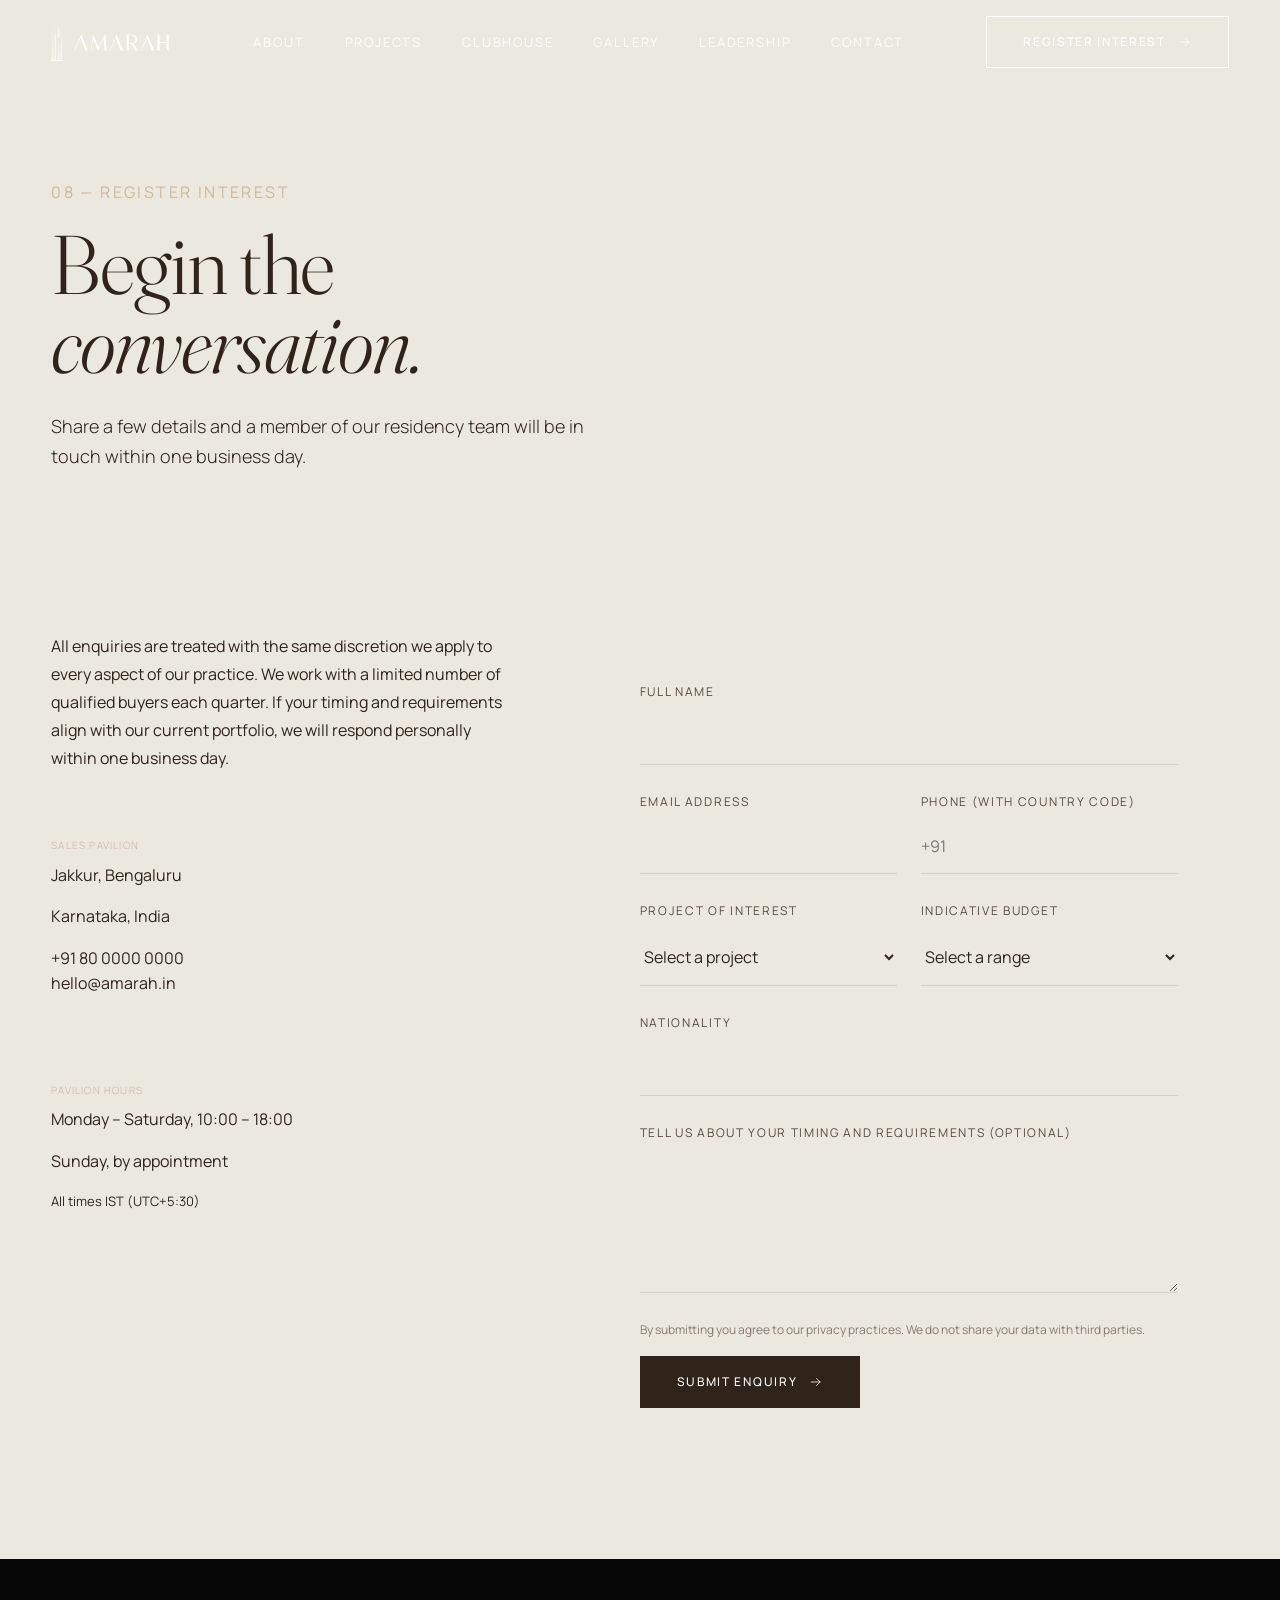
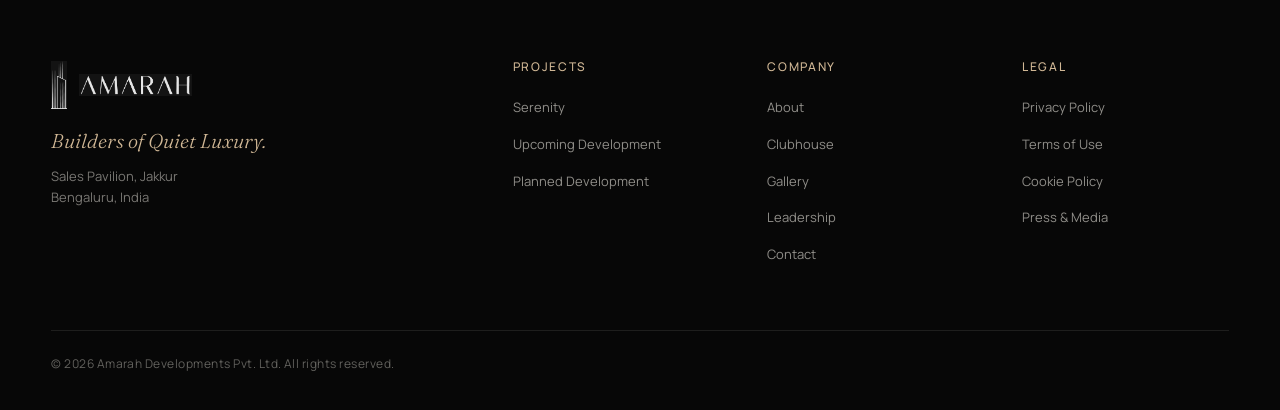
<file: contact.html>
<!doctype html>
<html lang="en">
<head>
<meta charset="utf-8" />
<meta name="viewport" content="width=device-width, initial-scale=1" />
<title>Register Interest — Amarah Developments | Bengaluru, India</title>
<meta name="description" content="Begin a conversation with the Amarah residency team. All enquiries are handled with discretion. Response within one business day." />
<link rel="preconnect" href="https://fonts.googleapis.com">
<link rel="preconnect" href="https://fonts.gstatic.com" crossorigin>
<link href="https://fonts.googleapis.com/css2?family=Fraunces:ital,opsz,wght@0,9..144,300;0,9..144,400;1,9..144,300;1,9..144,400&family=Manrope:wght@300;400;500&display=swap" rel="stylesheet">
<link rel="icon" type="image/png" href="assets/images/logo/mark.png">
<link rel="stylesheet" href="css/tokens.css" />
<link rel="stylesheet" href="css/base.css" />
<link rel="stylesheet" href="css/components.css" />
<link rel="stylesheet" href="css/pages.css" />
</head>
<body>

<svg width="0" height="0" style="position:absolute" aria-hidden="true">
  <defs>
    <symbol id="i-arrow" viewBox="0 0 24 24">
      <path fill="none" stroke="currentColor" stroke-width="1.3" stroke-linecap="square" d="M4 12h15M13 6l6 6-6 6"/>
    </symbol>
  </defs>
</svg>

<header class="nav is-scrolled" id="nav">
  <div class="container">
    <a href="index.html" class="nav__brand" aria-label="Amarah — Home">
      <span class="nav__logo nav__logo--light">
        <img class="nav__logo-mark" src="assets/images/logo/mark_white.png" alt="" aria-hidden="true">
        <img class="nav__logo-wordmark" src="assets/images/logo/wordmark_white.png" alt="Amarah">
      </span>
      <span class="nav__logo nav__logo--dark">
        <img class="nav__logo-mark" src="assets/images/logo/mark.png" alt="" aria-hidden="true">
        <img class="nav__logo-wordmark" src="assets/images/logo/wordmark.png" alt="Amarah">
      </span>
    </a>
    <nav class="nav__links" aria-label="Primary navigation">
      <a href="about.html">About</a>
      <a href="projects/">Projects</a>
      <a href="clubhouse.html">Clubhouse</a>
      <a href="gallery.html">Gallery</a>
      <a href="leadership.html">Leadership</a>
      <a href="contact.html" aria-current="page">Contact</a>
    </nav>
    <a href="contact.html" class="btn btn--ghost nav__cta">
      <span>Register Interest</span>
      <svg><use href="#i-arrow"/></svg>
    </a>
    <button class="nav__burger" aria-label="Open menu" aria-expanded="false">
      <span></span><span></span><span></span>
    </button>
    <div class="nav__mobile" aria-hidden="true">
      <a href="about.html">About</a>
      <a href="projects/">Projects</a>
      <a href="clubhouse.html">Clubhouse</a>
      <a href="gallery.html">Gallery</a>
      <a href="leadership.html">Leadership</a>
      <a href="contact.html">Register Interest</a>
    </div>
  </div>
</header>

<!-- Page Hero -->
<section class="page-hero">
  <div class="container">
    <span class="page-hero__eyebrow">08 — Register Interest</span>
    <h1 class="page-hero__title">Begin the<br/><em>conversation.</em></h1>
    <p class="page-hero__sub">Share a few details and a member of our residency team will be in touch within one business day.</p>
  </div>
</section>

<!-- Contact Content -->
<section class="contact-page">
  <div class="container">
    <div class="contact-page__grid">

      <div class="contact-page__info" data-reveal>
        <p style="font-family:var(--font-sans);font-size:var(--fs-17);color:var(--amr-bark-70);line-height:1.75;margin-bottom:40px;">
          All enquiries are treated with the same discretion we apply to every aspect of our practice.
          We work with a limited number of qualified buyers each quarter. If your timing and requirements
          align with our current portfolio, we will respond personally within one business day.
        </p>

        <div class="contact-offices">
          <div class="contact-office">
            <h4>Sales Pavilion</h4>
            <p>Jakkur, Bengaluru</p>
            <p>Karnataka, India</p>
            <a href="tel:+918000000000">+91 80 0000 0000</a>
            <a href="mailto:hello@amarah.in">hello@amarah.in</a>
          </div>
          <div class="contact-office">
            <h4>Pavilion Hours</h4>
            <p>Monday – Saturday, 10:00 – 18:00</p>
            <p>Sunday, by appointment</p>
            <p style="margin-top:8px;font-size:var(--fs-13);color:var(--amr-bark-40);">All times IST (UTC+5:30)</p>
          </div>
        </div>
      </div>

      <div class="contact__form-wrap" data-reveal data-delay="1">
        <form class="contact__form" id="enquiry-form" novalidate>
          <div class="field">
            <label for="full_name">Full name</label>
            <input type="text" id="full_name" name="full_name" autocomplete="name" required />
          </div>
          <div class="contact__form-row">
            <div class="field">
              <label for="email">Email address</label>
              <input type="email" id="email" name="email" autocomplete="email" required />
            </div>
            <div class="field">
              <label for="phone">Phone (with country code)</label>
              <input type="tel" id="phone" name="phone" autocomplete="tel" required placeholder="+91" />
            </div>
          </div>
          <div class="contact__form-row">
            <div class="field">
              <label for="project">Project of interest</label>
              <select id="project" name="project" required>
                <option value="" disabled selected>Select a project</option>
                <option>Serenity — Jakkur, Bengaluru</option>
                <option>Upcoming Development (2028)</option>
                <option>Open to guidance</option>
              </select>
            </div>
            <div class="field">
              <label for="budget">Indicative budget</label>
              <select id="budget" name="budget" required>
                <option value="" disabled selected>Select a range</option>
                <option>Under ₹5 Crore</option>
                <option>₹5 – 10 Crore</option>
                <option>₹10 – 25 Crore</option>
                <option>₹25 Crore+</option>
                <option>Prefer to discuss</option>
              </select>
            </div>
          </div>
          <div class="field">
            <label for="nationality">Nationality</label>
            <input type="text" id="nationality" name="nationality" autocomplete="country-name" />
          </div>
          <div class="field">
            <label for="message">Tell us about your timing and requirements (optional)</label>
            <textarea id="message" name="message" rows="5"></textarea>
          </div>
          <div class="contact__form-footer">
            <p class="contact__privacy">
              By submitting you agree to our privacy practices.
              We do not share your data with third parties.
            </p>
            <button type="submit" class="btn btn--primary contact__submit">
              <span class="contact__submit-text">Submit enquiry</span>
              <svg><use href="#i-arrow"/></svg>
            </button>
            <p class="contact__error" aria-live="polite" hidden>
              Something went wrong. Please try again or email us directly at hello@amarah.in
            </p>
          </div>
        </form>
        <div class="contact__success" id="contact-success" hidden>
          <div class="contact__success-inner">
            <p class="contact__success-mark" aria-hidden="true">✓</p>
            <h3>Thank you.</h3>
            <p>We'll be in touch within one business day.</p>
          </div>
        </div>
      </div>

    </div>
  </div>
</section>

<footer class="footer">
  <div class="container">
    <div class="footer__grid footer__grid--multi">
      <div class="footer__brand-col">
        <div class="footer__brand">
          <a href="index.html" aria-label="Amarah — Home">
            <span class="footer__logo-lockup">
              <img class="footer__logo-mark" src="assets/images/logo/mark_white.png" alt="" aria-hidden="true">
              <img class="footer__logo-wordmark" src="assets/images/logo/wordmark_white.png" alt="Amarah">
            </span>
          </a>
        </div>
        <p class="footer__tag">Builders of Quiet Luxury.</p>
        <p class="footer__addr">Sales Pavilion, Jakkur<br>Bengaluru, India</p>
      </div>
      <div class="footer__links-col">
        <h4>Projects</h4>
        <ul>
          <li><a href="projects/serenity-residences.html">Serenity</a></li>
          <li><a href="contact.html">Upcoming Development</a></li>
          <li><a href="contact.html">Planned Development</a></li>
        </ul>
      </div>
      <div class="footer__links-col">
        <h4>Company</h4>
        <ul>
          <li><a href="about.html">About</a></li>
          <li><a href="clubhouse.html">Clubhouse</a></li>
          <li><a href="gallery.html">Gallery</a></li>
          <li><a href="leadership.html">Leadership</a></li>
          <li><a href="contact.html" aria-current="page">Contact</a></li>
        </ul>
      </div>
      <div class="footer__links-col">
        <h4>Legal</h4>
        <ul>
          <li><a href="#">Privacy Policy</a></li>
          <li><a href="#">Terms of Use</a></li>
          <li><a href="#">Cookie Policy</a></li>
          <li><a href="#">Press &amp; Media</a></li>
        </ul>
      </div>
    </div>
    <div class="footer__base">
      <span>© <span data-year></span> Amarah Developments Pvt. Ltd. All rights reserved.</span>
    </div>
  </div>
</footer>

<script src="js/main.js"></script>
</body>
</html>
</file>
<file: css/tokens.css>
/* =========================================================
   AMARAH — Design Tokens
   Source of truth: Brand Identity D2
   ========================================================= */

:root {
  /* ---------- Brand Colors (Primary Palette) ---------- */
  --amr-chalk-dust:   #ebe8df; /* soft cream */
  --amr-burnt-bark:   #30231a; /* deep earthy brown */
  --amr-ivory-husk:   #d0b795; /* warm champagne gold */

  /* ---------- Brand Colors (Secondary Palette) ---------- */
  --amr-midnight-tide:#08202a; /* deep teal-navy */
  --amr-obsidian:     #070707; /* near black */
  --amr-ivory-veil:   #fcfcfc; /* page white */

  /* ---------- Semantic ---------- */
  --color-bg:         var(--amr-ivory-veil);
  --color-bg-alt:     var(--amr-chalk-dust);
  --color-surface:    #ffffff;
  --color-ink:        var(--amr-burnt-bark);
  --color-ink-soft:   #5a483d;
  --color-ink-mute:   #8a7a6e;
  --color-accent:     var(--amr-ivory-husk);
  --color-accent-dk:  #a8906c;
  --color-deep:       var(--amr-midnight-tide);
  --color-line:       rgba(48, 35, 26, 0.12);
  --color-line-soft:  rgba(48, 35, 26, 0.06);

  /* ---------- Typography ---------- */
  --font-display: "Fraunces", Georgia, serif;
  --font-sans:    "Manrope", -apple-system, BlinkMacSystemFont, "Segoe UI", sans-serif;
  --font-mono:    "JetBrains Mono", ui-monospace, monospace;

  /* Scale (Major Third — 1.250) */
  --fs-12:  0.75rem;
  --fs-13:  0.8125rem;
  --fs-14:  0.875rem;
  --fs-16:  1rem;
  --fs-18:  1.125rem;
  --fs-20:  1.25rem;
  --fs-24:  1.5rem;
  --fs-28:  1.75rem;
  --fs-32:  2rem;
  --fs-40:  2.5rem;
  --fs-48:  3rem;
  --fs-56:  3.5rem;
  --fs-64:  4rem;
  --fs-80:  5rem;
  --fs-96:  6rem;
  --fs-112: 7rem;

  /* Weights */
  --fw-light: 300;
  --fw-regular: 400;
  --fw-medium: 500;
  --fw-semibold: 600;
  --fw-bold: 700;

  /* Line heights */
  --lh-tight: 1.05;
  --lh-snug:  1.2;
  --lh-base:  1.55;
  --lh-loose: 1.75;

  /* Letter spacing */
  --ls-tight: -0.02em;
  --ls-base: 0;
  --ls-wide: 0.04em;
  --ls-wider: 0.14em;
  --ls-widest: 0.22em;

  /* ---------- Spacing (8px grid) ---------- */
  --sp-1:  4px;
  --sp-2:  8px;
  --sp-3:  12px;
  --sp-4:  16px;
  --sp-5:  24px;
  --sp-6:  32px;
  --sp-7:  40px;
  --sp-8:  48px;
  --sp-9:  64px;
  --sp-10: 80px;
  --sp-11: 96px;
  --sp-12: 128px;
  --sp-13: 160px;
  --sp-14: 200px;

  /* ---------- Layout ---------- */
  --container-max: 1440px;
  --container-pad: clamp(24px, 4vw, 64px);
  --nav-h: 84px;

  /* ---------- Radii ---------- */
  --r-0: 0;
  --r-1: 2px;
  --r-2: 4px;
  --r-3: 8px;
  --r-pill: 999px;

  /* ---------- Shadows ---------- */
  --shadow-xs: 0 1px 2px rgba(8, 32, 42, 0.04);
  --shadow-sm: 0 2px 10px rgba(8, 32, 42, 0.06);
  --shadow-md: 0 10px 30px rgba(8, 32, 42, 0.08);
  --shadow-lg: 0 24px 60px rgba(8, 32, 42, 0.12);

  /* ---------- Motion ---------- */
  --ease-out-expo: cubic-bezier(0.16, 1, 0.3, 1);
  --ease-in-out:   cubic-bezier(0.65, 0, 0.35, 1);
  --dur-1: 180ms;
  --dur-2: 320ms;
  --dur-3: 520ms;
  --dur-4: 800ms;
  --dur-5: 1200ms;
}
</file>
<file: css/base.css>
/* =========================================================
   AMARAH — Base & Typography
   ========================================================= */

*,
*::before,
*::after {
  box-sizing: border-box;
}

html {
  -webkit-text-size-adjust: 100%;
  -moz-text-size-adjust: 100%;
  text-size-adjust: 100%;
  scroll-behavior: smooth;
}

@media (prefers-reduced-motion: reduce) {
  html { scroll-behavior: auto; }
  *, *::before, *::after {
    animation-duration: 0.01ms !important;
    animation-iteration-count: 1 !important;
    transition-duration: 0.01ms !important;
    scroll-behavior: auto !important;
  }
}

body {
  margin: 0;
  font-family: var(--font-sans);
  font-weight: var(--fw-regular);
  font-size: var(--fs-16);
  line-height: var(--lh-base);
  color: var(--color-ink);
  background: var(--color-bg);
  -webkit-font-smoothing: antialiased;
  -moz-osx-font-smoothing: grayscale;
  text-rendering: optimizeLegibility;
  overflow-x: hidden;
}

img, svg, video {
  display: block;
  max-width: 100%;
  height: auto;
}

button {
  font: inherit;
  color: inherit;
  background: none;
  border: 0;
  cursor: pointer;
}

a {
  color: inherit;
  text-decoration: none;
  transition: color var(--dur-1) var(--ease-out-expo);
}

ul, ol {
  margin: 0;
  padding: 0;
  list-style: none;
}

p { margin: 0 0 1em; }
p:last-child { margin-bottom: 0; }

/* ---------- Headings ---------- */
h1, h2, h3, h4, h5, h6 {
  margin: 0;
  font-family: var(--font-display);
  font-weight: var(--fw-light);
  line-height: var(--lh-tight);
  letter-spacing: var(--ls-tight);
  color: var(--color-ink);
}

.display-1 {
  font-size: clamp(var(--fs-56), 9vw, var(--fs-112));
  font-weight: var(--fw-light);
  letter-spacing: -0.025em;
}
.display-2 {
  font-size: clamp(var(--fs-40), 6vw, var(--fs-80));
  font-weight: var(--fw-light);
}
.display-3 {
  font-size: clamp(var(--fs-32), 4.5vw, var(--fs-56));
}
.display-4 {
  font-size: clamp(var(--fs-24), 3vw, var(--fs-40));
}

/* ---------- Eyebrow ---------- */
.eyebrow {
  display: inline-flex;
  align-items: center;
  gap: 12px;
  font-family: var(--font-sans);
  font-size: var(--fs-12);
  font-weight: var(--fw-medium);
  line-height: 1;
  text-transform: uppercase;
  letter-spacing: var(--ls-widest);
  color: var(--color-ink-soft);
}
.eyebrow::before {
  content: "";
  width: 36px;
  height: 1px;
  background: var(--color-accent-dk);
}

/* ---------- Lead paragraph ---------- */
.lead {
  font-size: clamp(var(--fs-16), 1.4vw, var(--fs-20));
  line-height: var(--lh-loose);
  color: var(--color-ink-soft);
  max-width: 60ch;
}

/* ---------- Container & sections ---------- */
.container {
  width: 100%;
  max-width: var(--container-max);
  margin: 0 auto;
  padding-inline: var(--container-pad);
}

section {
  position: relative;
}

.section-pad {
  padding-block: clamp(80px, 10vw, 160px);
}
.section-pad-sm {
  padding-block: clamp(56px, 6vw, 96px);
}

/* ---------- Utility ---------- */
.sr-only {
  position: absolute;
  width: 1px; height: 1px;
  padding: 0; margin: -1px;
  overflow: hidden; clip: rect(0 0 0 0);
  white-space: nowrap; border: 0;
}

.text-center { text-align: center; }
.hidden { display: none !important; }

::selection {
  background: var(--amr-burnt-bark);
  color: var(--amr-ivory-veil);
}

/* ---------- Reveal on scroll ---------- */
[data-reveal] {
  opacity: 0;
  transform: translateY(32px);
  transition: opacity var(--dur-4) var(--ease-out-expo),
              transform var(--dur-4) var(--ease-out-expo);
}
[data-reveal].is-revealed {
  opacity: 1;
  transform: translateY(0);
}
[data-reveal][data-delay="1"] { transition-delay: 80ms; }
[data-reveal][data-delay="2"] { transition-delay: 160ms; }
[data-reveal][data-delay="3"] { transition-delay: 240ms; }
[data-reveal][data-delay="4"] { transition-delay: 320ms; }
</file>
<file: css/components.css>
/* =========================================================
   AMARAH — Components
   ========================================================= */

/* ---------- Top announcement strip ---------- */
.top-strip {
  background: var(--amr-midnight-tide);
  color: var(--amr-chalk-dust);
  font-size: var(--fs-12);
  letter-spacing: var(--ls-wider);
  text-transform: uppercase;
}
.top-strip .container {
  display: flex;
  align-items: center;
  justify-content: space-between;
  height: 36px;
}
.top-strip a { color: inherit; opacity: 0.85; }
.top-strip a:hover { opacity: 1; }
.top-strip__links { display: flex; gap: 28px; }

/* ---------- Navigation ---------- */
.nav {
  position: fixed;
  inset: 0 0 auto 0;
  z-index: 100;
  background: transparent;
  transition: background var(--dur-2) var(--ease-out-expo),
              box-shadow var(--dur-2) var(--ease-out-expo),
              color var(--dur-2) var(--ease-out-expo),
              border-color var(--dur-2) var(--ease-out-expo);
  border-bottom: 1px solid transparent;
  color: #ffffff;
}
.nav .container {
  display: flex;
  align-items: center;
  justify-content: space-between;
  height: var(--nav-h);
  gap: 40px;
}
.nav__brand {
  display: flex;
  align-items: center;
  gap: 14px;
  color: inherit;
}
.nav__logo {
  display: flex;
  align-items: center;
  gap: 10px;
}
.nav__logo-mark {
  height: 38px;
  width: auto;
}
.nav__logo-wordmark {
  height: 19px;
  width: auto;
}
.nav__logo--dark  { display: none; }
.nav__logo--light { display: flex; }
.nav.is-scrolled .nav__logo--light { display: none; }
.nav.is-scrolled .nav__logo--dark  { display: flex; }
.nav__links {
  display: flex;
  gap: 40px;
  align-items: center;
  font-size: var(--fs-13);
  letter-spacing: var(--ls-wider);
  text-transform: uppercase;
}
.nav__links a {
  position: relative;
  padding: 8px 0;
  opacity: 0.92;
}
.nav__links a::after {
  content: "";
  position: absolute;
  left: 0; right: 100%;
  bottom: 0;
  height: 1px;
  background: currentColor;
  transition: right var(--dur-2) var(--ease-out-expo);
}
.nav__links a:hover { opacity: 1; }
.nav__links a:hover::after { right: 0; }
.nav__cta {
  display: inline-flex;
  align-items: center;
  gap: 10px;
}

/* Scrolled nav state */
.nav.is-scrolled {
  background: rgba(252, 252, 252, 0.96);
  backdrop-filter: saturate(140%) blur(14px);
  -webkit-backdrop-filter: saturate(140%) blur(14px);
  color: var(--color-ink);
  border-bottom-color: var(--color-line);
  box-shadow: var(--shadow-xs);
}

/* Mobile menu panel is hidden on desktop */
.nav__mobile { display: none; }

/* Mobile nav toggle */
.nav__burger {
  display: none;
  width: 44px;
  height: 44px;
  position: relative;
}
.nav__burger span {
  position: absolute;
  left: 10px; right: 10px;
  height: 1px;
  background: currentColor;
  transition: transform var(--dur-2) var(--ease-out-expo),
              opacity var(--dur-1);
}
.nav__burger span:nth-child(1) { top: 16px; }
.nav__burger span:nth-child(2) { top: 22px; }
.nav__burger span:nth-child(3) { top: 28px; }
.nav.is-open .nav__burger span:nth-child(1) { transform: translateY(6px) rotate(45deg); }
.nav.is-open .nav__burger span:nth-child(2) { opacity: 0; }
.nav.is-open .nav__burger span:nth-child(3) { transform: translateY(-6px) rotate(-45deg); }

/* ---------- Buttons ---------- */
.btn {
  display: inline-flex;
  align-items: center;
  justify-content: center;
  gap: 12px;
  padding: 18px 36px;
  font-family: var(--font-sans);
  font-size: var(--fs-12);
  font-weight: var(--fw-medium);
  letter-spacing: var(--ls-wider);
  text-transform: uppercase;
  line-height: 1;
  border: 1px solid transparent;
  border-radius: var(--r-0);
  cursor: pointer;
  transition: all var(--dur-2) var(--ease-out-expo);
  white-space: nowrap;
}
.btn svg { width: 14px; height: 14px; transition: transform var(--dur-2) var(--ease-out-expo); }
.btn:hover svg { transform: translateX(4px); }

.btn--primary {
  background: var(--color-ink);
  color: var(--amr-ivory-veil);
  border-color: var(--color-ink);
}
.btn--primary:hover {
  background: var(--amr-midnight-tide);
  border-color: var(--amr-midnight-tide);
}

.btn--ghost {
  background: transparent;
  color: currentColor;
  border-color: currentColor;
}
.btn--ghost:hover {
  background: currentColor;
}
.btn--ghost:hover span { color: var(--color-bg); }
.btn--ghost:hover svg { color: var(--color-bg); }

.btn--link {
  padding: 0;
  background: transparent;
  color: var(--color-ink);
  border: 0;
  border-bottom: 1px solid var(--color-accent-dk);
  padding-bottom: 8px;
  border-radius: 0;
}
.btn--link:hover { color: var(--color-accent-dk); }

/* ---------- Section header ---------- */
.section-header {
  display: grid;
  grid-template-columns: 1fr;
  gap: 24px;
  max-width: 980px;
  margin-bottom: clamp(48px, 6vw, 96px);
}
.section-header__title {
  font-family: var(--font-display);
  font-size: clamp(var(--fs-40), 5vw, var(--fs-80));
  font-weight: var(--fw-light);
  line-height: 1.02;
  letter-spacing: -0.02em;
  margin-top: 12px;
}
.section-header__title em {
  font-style: italic;
  font-weight: var(--fw-light);
  color: var(--color-accent-dk);
}

/* ---------- Cards ---------- */
.card {
  position: relative;
  background: var(--color-surface);
  overflow: hidden;
  transition: transform var(--dur-3) var(--ease-out-expo);
}
.card__media {
  position: relative;
  overflow: hidden;
  aspect-ratio: 4 / 5;
}
.card__media img {
  width: 100%;
  height: 100%;
  object-fit: cover;
  transition: transform var(--dur-5) var(--ease-out-expo);
}
.card:hover .card__media img { transform: scale(1.05); }
.card__body {
  padding: 32px 0 0;
}
.card__eyebrow {
  font-size: var(--fs-12);
  text-transform: uppercase;
  letter-spacing: var(--ls-wider);
  color: var(--color-ink-mute);
  margin-bottom: 12px;
}
.card__title {
  font-family: var(--font-display);
  font-size: var(--fs-32);
  font-weight: var(--fw-light);
  line-height: 1.1;
  margin-bottom: 12px;
}
.card__desc {
  color: var(--color-ink-soft);
  font-size: var(--fs-14);
  line-height: var(--lh-loose);
  margin-bottom: 20px;
}
.card__link {
  display: inline-flex;
  align-items: center;
  gap: 10px;
  font-size: var(--fs-12);
  letter-spacing: var(--ls-wider);
  text-transform: uppercase;
  color: var(--color-ink);
  padding-bottom: 4px;
  border-bottom: 1px solid var(--color-accent-dk);
}
.card__link svg {
  width: 12px; height: 12px;
  transition: transform var(--dur-2) var(--ease-out-expo);
}
.card:hover .card__link svg { transform: translateX(4px); }

/* ---------- Form controls ---------- */
.field {
  display: flex;
  flex-direction: column;
  gap: 8px;
}
.field label {
  font-size: var(--fs-12);
  letter-spacing: var(--ls-wider);
  text-transform: uppercase;
  color: var(--color-ink-soft);
}
.field input,
.field select,
.field textarea {
  width: 100%;
  padding: 16px 0;
  font-family: var(--font-sans);
  font-size: var(--fs-16);
  color: var(--color-ink);
  background: transparent;
  border: 0;
  border-bottom: 1px solid var(--color-line);
  border-radius: 0;
  outline: none;
  transition: border-color var(--dur-1);
}
.field input:focus,
.field select:focus,
.field textarea:focus { border-bottom-color: var(--color-ink); }
.field textarea { resize: vertical; min-height: 120px; }

/* ---------- Divider ---------- */
.divider {
  height: 1px;
  width: 100%;
  background: var(--color-line);
  border: 0;
  margin: 0;
}

/* ---------- Subtle number marker ---------- */
.num {
  font-family: var(--font-display);
  font-size: var(--fs-14);
  font-style: italic;
  color: var(--color-accent-dk);
  margin-right: 8px;
}
</file>
<file: css/pages.css>
/* =========================================================
   AMARAH — Page Sections
   ========================================================= */

/* ---------- Section label ("01 — About" treatment) ---------- */
.section-label {
  display: inline-block;
  font-family: var(--font-sans);
  font-size: var(--fs-12);
  font-weight: var(--fw-medium);
  letter-spacing: var(--ls-widest);
  text-transform: uppercase;
  color: var(--color-ink-mute);
  margin-bottom: 28px;
}

/* ---------- HERO ---------- */
.hero {
  position: relative;
  height: 100vh;
  min-height: 640px;
  color: #ffffff;
  /* overflow: visible so the filter dropdowns can escape below the hero */
  isolation: isolate;
}
.hero__media {
  position: absolute;
  inset: 0;
  z-index: -2;
  overflow: hidden; /* contains the heroZoom scale animation */
}
.hero__media img {
  width: 100%;
  height: 100%;
  object-fit: cover;
  object-position: center 55%;
  animation: heroZoom 18s ease-out forwards;
}
@keyframes heroZoom {
  from { transform: scale(1.05); }
  to   { transform: scale(1.0); }
}
.hero__scrim {
  position: absolute;
  inset: 0;
  z-index: -1;
  background:
    linear-gradient(100deg,
      rgba(7, 7, 7, 0.82) 0%,
      rgba(7, 7, 7, 0.55) 28%,
      rgba(7, 7, 7, 0.22) 55%,
      rgba(7, 7, 7, 0.00) 78%),
    linear-gradient(180deg,
      rgba(7, 7, 7, 0.50) 0%,
      rgba(7, 7, 7, 0.08) 30%,
      rgba(7, 7, 7, 0.00) 50%,
      rgba(7, 7, 7, 0.40) 85%,
      rgba(7, 7, 7, 0.82) 100%);
}
.hero__inner {
  position: relative;
  height: 100%;
  display: flex;
  flex-direction: column;
  justify-content: flex-end;
  padding-top: var(--nav-h);
  /* leave room above the filter bar */
  padding-bottom: calc(76px + clamp(40px, 6vh, 80px));
}
.hero__content {
  max-width: 900px;
}
.hero__eyebrow {
  display: block;
  font-family: var(--font-sans);
  font-size: var(--fs-12);
  font-weight: var(--fw-medium);
  letter-spacing: var(--ls-widest);
  text-transform: uppercase;
  color: rgba(255,255,255,0.78);
  margin-bottom: 28px;
  animation: heroFade 0.7s cubic-bezier(0.22, 1, 0.36, 1) 1.4s both;
}
.hero__title {
  font-family: var(--font-display);
  font-weight: var(--fw-light);
  font-size: clamp(var(--fs-56), 8.5vw, 10rem);
  line-height: 0.95;
  letter-spacing: -0.03em;
  color: #ffffff;
  margin-bottom: 32px;
  font-feature-settings: "ss01";
}
.hero__word {
  display: inline-block;
  animation: wordReveal 0.9s cubic-bezier(0.22, 1, 0.36, 1) both;
  animation-delay: calc(var(--i) * 80ms);
}
.hero__sub {
  font-size: clamp(var(--fs-16), 1.4vw, var(--fs-20));
  line-height: 1.65;
  color: rgba(255,255,255,0.82);
  max-width: 520px;
  margin-bottom: 48px;
  animation: heroFade 0.7s cubic-bezier(0.22, 1, 0.36, 1) 1.6s both;
}
.hero__ctas {
  display: flex;
  gap: 16px;
  flex-wrap: wrap;
  animation: heroFade 0.7s cubic-bezier(0.22, 1, 0.36, 1) 1.8s both;
}
.hero__scroll {
  position: absolute;
  left: 50%;
  bottom: 28px;
  transform: translateX(-50%);
  display: flex;
  flex-direction: column;
  align-items: center;
  gap: 10px;
  font-family: var(--font-sans);
  font-size: 10px;
  letter-spacing: var(--ls-widest);
  text-transform: uppercase;
  color: rgba(255,255,255,0.55);
}
.hero__scroll-line {
  width: 1px;
  height: 52px;
  background: rgba(255,255,255,0.2);
  overflow: hidden;
  position: relative;
}
.hero__scroll-line::after {
  content: "";
  position: absolute;
  inset: 0;
  background: #ffffff;
  transform: translateY(-100%);
  animation: scrollPulse 2.6s var(--ease-in-out) infinite;
}

@keyframes wordReveal {
  from { opacity: 0; transform: translateY(28px); }
  to   { opacity: 1; transform: translateY(0); }
}
@keyframes heroFade {
  from { opacity: 0; transform: translateY(18px); }
  to   { opacity: 1; transform: translateY(0); }
}
@keyframes scrollPulse {
  0%     { transform: translateY(-100%); }
  60%,100% { transform: translateY(100%); }
}

/* ---------- FILTER BAR ---------- */
.filter-outer {
  position: absolute;
  bottom: 0;
  left: 50%;
  transform: translateX(-50%);
  width: 100%;
  max-width: var(--container-max);
  z-index: 50;
  padding-inline: var(--container-pad);
  box-sizing: border-box;
}

.filter-bar {
  display: flex;
  align-items: stretch;
  background: rgba(252, 252, 252, 0.97);
  backdrop-filter: saturate(160%) blur(18px);
  -webkit-backdrop-filter: saturate(160%) blur(18px);
  box-shadow:
    0 -1px 0 rgba(255,255,255,0.3) inset,
    0 16px 64px rgba(7, 7, 7, 0.28);
}

/* Each filter cell */
.filter-item {
  position: relative;
  flex: 1;
  min-width: 0;
}

.filter-btn {
  width: 100%;
  height: 76px;
  display: flex;
  align-items: center;
  gap: 0;
  padding-inline: clamp(18px, 2.5vw, 32px);
  cursor: pointer;
  background: transparent;
  border: 0;
  font-family: var(--font-sans);
  color: var(--amr-burnt-bark);
  text-align: start;
  transition: background var(--dur-1) var(--ease-out-expo);
  position: relative;
}
.filter-btn:hover {
  background: rgba(48, 35, 26, 0.04);
}
.filter-item.is-open .filter-btn {
  background: rgba(48, 35, 26, 0.06);
}

/* Two-line layout: label above, value below */
.filter-btn-text {
  display: flex;
  flex-direction: column;
  gap: 3px;
  flex: 1;
  min-width: 0;
}
.filter-label {
  font-size: 10px;
  font-weight: var(--fw-medium);
  letter-spacing: var(--ls-widest);
  text-transform: uppercase;
  color: var(--color-ink-mute);
  white-space: nowrap;
}
.filter-value {
  font-family: var(--font-display);
  font-size: var(--fs-16);
  font-weight: var(--fw-light);
  color: var(--amr-burnt-bark);
  white-space: nowrap;
  overflow: hidden;
  text-overflow: ellipsis;
  font-feature-settings: "ss01";
}

.filter-chevron {
  width: 10px;
  height: 10px;
  flex-shrink: 0;
  margin-inline-start: 12px;
  color: var(--color-ink-mute);
  transition: transform var(--dur-2) var(--ease-out-expo);
}
.filter-item.is-open .filter-chevron {
  transform: rotate(180deg);
}

/* Separator lines between filters */
.filter-sep {
  width: 1px;
  background: var(--color-line);
  align-self: stretch;
  flex-shrink: 0;
  margin-block: 16px;
}

/* Dropdown list */
.filter-dropdown {
  position: absolute;
  bottom: calc(100% + 4px); /* opens UPWARD so it stays within the hero */
  left: 0;
  min-width: 220px;
  background: var(--amr-ivory-veil);
  box-shadow:
    0 -8px 40px rgba(7,7,7,0.14),
    0 0 0 1px var(--color-line);
  z-index: 200;
  list-style: none;
  padding: 8px 0;
  margin: 0;
  /* hidden by default */
  opacity: 0;
  transform: translateY(8px);
  pointer-events: none;
  transition:
    opacity var(--dur-2) var(--ease-out-expo),
    transform var(--dur-2) var(--ease-out-expo);
}
.filter-item.is-open .filter-dropdown {
  opacity: 1;
  transform: translateY(0);
  pointer-events: auto;
}

.filter-dropdown li {
  padding: 13px 24px;
  font-family: var(--font-sans);
  font-size: var(--fs-14);
  color: var(--color-ink);
  cursor: pointer;
  transition: background var(--dur-1);
  white-space: nowrap;
}
.filter-dropdown li:hover {
  background: var(--amr-chalk-dust);
}
.filter-dropdown li.is-selected {
  color: var(--color-accent-dk);
  font-weight: var(--fw-medium);
}

/* Search / submit button */
.filter-search-btn {
  display: inline-flex;
  align-items: center;
  gap: 12px;
  padding-inline: clamp(24px, 3vw, 44px);
  height: 76px;
  background: var(--amr-burnt-bark);
  color: var(--amr-chalk-dust);
  font-family: var(--font-sans);
  font-size: 11px;
  font-weight: var(--fw-medium);
  letter-spacing: var(--ls-wider);
  text-transform: uppercase;
  border: 0;
  cursor: pointer;
  flex-shrink: 0;
  white-space: nowrap;
  transition: background var(--dur-2) var(--ease-out-expo);
}
.filter-search-btn:hover {
  background: var(--amr-midnight-tide);
}
.filter-search-btn svg {
  width: 14px;
  height: 14px;
  flex-shrink: 0;
  transition: transform var(--dur-2) var(--ease-out-expo);
}
.filter-search-btn:hover svg {
  transform: translateX(4px);
}

/* Focus visible ring for keyboard users */
.filter-btn:focus-visible,
.filter-search-btn:focus-visible {
  outline: 2px solid var(--amr-ivory-husk);
  outline-offset: -2px;
}

/* ---------- MARQUEE ---------- */
.marquee {
  border-block: 1px solid var(--color-line);
  overflow: hidden;
  padding: 24px 0;
  background: var(--color-bg);
}
.marquee__track {
  display: flex;
  gap: 72px;
  align-items: center;
  white-space: nowrap;
  animation: marquee 48s linear infinite;
  font-family: var(--font-display);
  font-size: clamp(var(--fs-20), 2.5vw, var(--fs-32));
  font-weight: var(--fw-light);
  color: var(--color-ink);
}
.marquee__track span {
  display: inline-flex;
  align-items: center;
  gap: 72px;
}
.marquee__dot {
  display: inline-block;
  width: 5px;
  height: 5px;
  border-radius: 50%;
  background: var(--color-accent-dk);
}
@keyframes marquee {
  from { transform: translateX(0); }
  to   { transform: translateX(-50%); }
}

/* ---------- §01 ABOUT ---------- */
.about {
  background: var(--color-bg);
}
.about .section-label {
  margin-bottom: 48px;
}
.about__grid {
  display: grid;
  grid-template-columns: 1.1fr 0.9fr;
  gap: clamp(48px, 7vw, 120px);
  align-items: start;
}
.about__text h2 {
  font-family: var(--font-display);
  font-size: clamp(var(--fs-32), 4vw, var(--fs-56));
  font-weight: var(--fw-light);
  line-height: 1.08;
  letter-spacing: -0.02em;
  margin-bottom: 28px;
  font-feature-settings: "ss01";
}
.about__text p {
  color: var(--color-ink-soft);
  font-size: var(--fs-16);
  line-height: var(--lh-loose);
  max-width: 56ch;
  margin-bottom: 18px;
}
.about__stats-grid {
  display: grid;
  grid-template-columns: 1fr 1fr;
  gap: 2px;
  background: var(--color-line);
  align-self: center;
}
.about__stat {
  background: var(--color-bg);
  padding: clamp(28px, 3.5vw, 48px);
  display: flex;
  flex-direction: column;
  gap: 10px;
}
.about__stat strong {
  display: block;
  font-family: var(--font-display);
  font-size: clamp(var(--fs-48), 5.5vw, var(--fs-80));
  font-weight: var(--fw-light);
  line-height: 1;
  color: var(--color-ink);
  letter-spacing: -0.02em;
  font-feature-settings: "ss01";
}
.about__stat strong sup {
  font-size: 0.5em;
  vertical-align: super;
  letter-spacing: 0;
}
.about__stat span {
  font-family: var(--font-sans);
  font-size: var(--fs-12);
  letter-spacing: var(--ls-wider);
  text-transform: uppercase;
  color: var(--color-ink-mute);
}

/* ---------- §02 PHILOSOPHY ---------- */
.philosophy {
  background: var(--amr-chalk-dust);
}
.philosophy__title {
  font-family: var(--font-display);
  font-size: clamp(var(--fs-32), 4.5vw, var(--fs-64));
  font-weight: var(--fw-light);
  line-height: 1.05;
  letter-spacing: -0.02em;
  margin-bottom: clamp(48px, 6vw, 96px);
  max-width: 16ch;
  font-feature-settings: "ss01";
}
.philosophy__pillars {
  display: grid;
  grid-template-columns: repeat(2, 1fr);
  gap: 2px;
  background: var(--color-line);
}
.philosophy__pillar {
  background: var(--amr-chalk-dust);
  padding: clamp(32px, 4vw, 64px);
}
.philosophy__numeral {
  font-family: var(--font-display);
  font-size: var(--fs-48);
  font-weight: var(--fw-light);
  font-style: italic;
  color: var(--color-accent-dk);
  line-height: 1;
  margin-bottom: 28px;
}
.philosophy__pillar-title {
  font-family: var(--font-display);
  font-size: clamp(var(--fs-20), 2vw, var(--fs-28));
  font-weight: var(--fw-light);
  line-height: 1.2;
  margin-bottom: 14px;
  color: var(--color-ink);
}
.philosophy__pillar-body {
  color: var(--color-ink-soft);
  font-size: var(--fs-14);
  line-height: var(--lh-loose);
  max-width: 42ch;
}

/* ---------- §03 PROJECTS (horizontal scroll) ---------- */
.projects-scroll-section {
  height: calc(100vh + 2000px);
  background: var(--color-bg);
}
.projects-scroll-sticky {
  position: sticky;
  top: 0;
  height: 100vh;
  overflow: hidden;
  display: flex;
  flex-direction: column;
  padding-top: var(--nav-h);
}
.projects-scroll-header {
  padding-block: clamp(32px, 4vw, 56px) 20px;
  flex-shrink: 0;
}
.projects-scroll-title {
  font-family: var(--font-display);
  font-size: clamp(var(--fs-32), 4.5vw, var(--fs-64));
  font-weight: var(--fw-light);
  line-height: 1.05;
  letter-spacing: -0.02em;
  font-feature-settings: "ss01";
  margin-top: 8px;
}
.projects-rail {
  flex: 1;
  display: flex;
  align-items: center;
  gap: clamp(24px, 3vw, 48px);
  padding-inline: var(--container-pad);
  padding-bottom: 32px;
  will-change: transform;
  overflow: visible;
}

/* Project card */
.project-card {
  flex-shrink: 0;
  width: clamp(280px, 28vw, 380px);
}
.project-card__media {
  aspect-ratio: 3 / 4;
  overflow: hidden;
  position: relative;
  margin-bottom: 20px;
}
.project-card__media img {
  width: 100%;
  height: 100%;
  object-fit: cover;
  transition: transform var(--dur-5) var(--ease-out-expo);
}
.project-card:hover .project-card__media img {
  transform: scale(1.04);
}
.project-card__status {
  position: absolute;
  top: 16px;
  left: 16px;
  padding: 8px 14px;
  background: var(--amr-ivory-husk);
  color: var(--amr-burnt-bark);
  font-family: var(--font-sans);
  font-size: 10px;
  font-weight: var(--fw-medium);
  letter-spacing: var(--ls-wider);
  text-transform: uppercase;
}
.project-card__status.coming-soon {
  background: var(--amr-chalk-dust);
}
.project-card__index {
  font-family: var(--font-sans);
  font-size: var(--fs-12);
  letter-spacing: var(--ls-wider);
  text-transform: uppercase;
  color: var(--color-ink-mute);
  margin-bottom: 6px;
}
.project-card__name {
  font-family: var(--font-display);
  font-size: clamp(var(--fs-28), 3vw, var(--fs-40));
  font-weight: var(--fw-light);
  line-height: 1.05;
  letter-spacing: -0.015em;
  margin-bottom: 6px;
  font-feature-settings: "ss01";
}
.project-card__location {
  font-family: var(--font-sans);
  font-size: var(--fs-13);
  color: var(--color-ink-soft);
  margin-bottom: 14px;
}
.project-card__meta {
  display: flex;
  gap: 20px;
  font-family: var(--font-sans);
  font-size: 10px;
  letter-spacing: var(--ls-wider);
  text-transform: uppercase;
  color: var(--color-ink-mute);
  padding-top: 14px;
  border-top: 1px solid var(--color-line);
  margin-bottom: 16px;
}
.project-card__link {
  display: inline-flex;
  align-items: center;
  gap: 8px;
  font-family: var(--font-sans);
  font-size: var(--fs-12);
  letter-spacing: var(--ls-wider);
  text-transform: uppercase;
  color: var(--color-ink);
  padding-bottom: 3px;
  border-bottom: 1px solid var(--color-accent-dk);
}
.project-card__link svg {
  transition: transform var(--dur-2) var(--ease-out-expo);
}
.project-card:hover .project-card__link svg {
  transform: translateX(4px);
}

/* ---------- §04 AMENITIES ---------- */
.amenities {
  background: var(--amr-midnight-tide);
  color: var(--amr-chalk-dust);
}
.amenities .section-label {
  color: var(--amr-ivory-husk);
}
.amenities__grid {
  display: grid;
  grid-template-columns: 1fr 1fr;
  gap: clamp(40px, 6vw, 100px);
  align-items: start;
  margin-top: 12px;
}
.amenities__intro h2 {
  font-family: var(--font-display);
  font-size: clamp(var(--fs-32), 4vw, var(--fs-56));
  font-weight: var(--fw-light);
  line-height: 1.05;
  letter-spacing: -0.02em;
  color: #ffffff;
  margin-bottom: 24px;
  font-feature-settings: "ss01";
}
.amenities__intro p {
  font-family: var(--font-sans);
  font-size: var(--fs-16);
  line-height: var(--lh-loose);
  color: rgba(235,232,223,0.75);
  max-width: 46ch;
}
.amenities__list {
  display: grid;
  grid-template-columns: 1fr 1fr;
  gap: 0;
  list-style: none;
  padding: 0;
  margin: 0;
  align-self: center;
}
.amenities__list li {
  font-family: var(--font-sans);
  font-size: var(--fs-14);
  font-weight: var(--fw-regular);
  color: var(--amr-chalk-dust);
  padding: 18px 0;
  border-bottom: 1px solid rgba(235,232,223,0.12);
  padding-inline-start: 20px;
  position: relative;
}
.amenities__list li::before {
  content: "";
  position: absolute;
  inset-inline-start: 0;
  top: 50%;
  transform: translateY(-50%);
  width: 8px;
  height: 1px;
  background: var(--amr-ivory-husk);
}

/* ---------- §05 GALLERY ---------- */
.gallery {
  background: var(--color-bg);
}
.gallery__title {
  font-family: var(--font-display);
  font-size: clamp(var(--fs-32), 4.5vw, var(--fs-56));
  font-weight: var(--fw-light);
  line-height: 1.05;
  letter-spacing: -0.02em;
  margin-bottom: clamp(40px, 5vw, 80px);
  font-feature-settings: "ss01";
}
.gallery__grid {
  display: grid;
  grid-template-columns: repeat(12, 1fr);
  gap: 12px;
  padding-inline: var(--container-pad);
  max-width: var(--container-max);
  margin: 0 auto;
}
.gallery__item {
  position: relative;
  overflow: hidden;
  display: block;
  cursor: pointer;
}
.gallery__item img {
  width: 100%;
  height: 100%;
  object-fit: cover;
  transition: transform var(--dur-5) var(--ease-out-expo);
}
.gallery__item:hover img { transform: scale(1.04); }
.gallery__item::after {
  content: "";
  position: absolute;
  inset: 0;
  background: rgba(7,7,7,0);
  transition: background var(--dur-3) var(--ease-out-expo);
}
.gallery__item:hover::after {
  background: rgba(7,7,7,0.12);
}
.gallery__item--large { grid-column: span 7; aspect-ratio: 7/5; }
.gallery__item--tall  { grid-column: span 5; aspect-ratio: 5/7; }
.gallery__item--wide  { grid-column: span 8; aspect-ratio: 8/5; }
.gallery__item--sq    { grid-column: span 4; aspect-ratio: 1/1; }
.gallery__caption {
  position: absolute;
  inset-inline-start: 20px;
  bottom: 16px;
  z-index: 1;
  font-family: var(--font-sans);
  font-size: 10px;
  letter-spacing: var(--ls-wider);
  text-transform: uppercase;
  color: rgba(255,255,255,0.95);
  padding: 5px 10px;
  background: rgba(7,7,7,0.5);
  backdrop-filter: blur(4px);
  opacity: 0;
  transform: translateY(6px);
  transition:
    opacity var(--dur-2) var(--ease-out-expo),
    transform var(--dur-2) var(--ease-out-expo);
}
.gallery__item:hover .gallery__caption {
  opacity: 1;
  transform: translateY(0);
}

/* ---------- §06 LEADERSHIP ---------- */
.leadership {
  background: var(--color-bg);
}
.leadership__title {
  font-family: var(--font-display);
  font-size: clamp(var(--fs-32), 4.5vw, var(--fs-56));
  font-weight: var(--fw-light);
  line-height: 1.05;
  letter-spacing: -0.02em;
  margin-bottom: clamp(48px, 6vw, 80px);
  font-feature-settings: "ss01";
}
.leadership__grid {
  display: grid;
  grid-template-columns: repeat(2, 1fr);
  gap: clamp(40px, 4vw, 64px) clamp(40px, 5vw, 80px);
}
.leadership-card__portrait {
  aspect-ratio: 4 / 5;
  overflow: hidden;
  margin-bottom: 20px;
  background: var(--amr-chalk-dust);
}
.leadership-card__portrait img {
  width: 100%;
  height: 100%;
  object-fit: cover;
  transition: transform var(--dur-5) var(--ease-out-expo);
}
.leadership-card:hover .leadership-card__portrait img {
  transform: scale(1.04);
}
.leadership-card__name {
  font-family: var(--font-display);
  font-size: clamp(var(--fs-24), 2.5vw, var(--fs-32));
  font-weight: var(--fw-light);
  line-height: 1.1;
  margin-bottom: 6px;
  font-feature-settings: "ss01";
}
.leadership-card__role {
  font-family: var(--font-sans);
  font-size: var(--fs-12);
  font-weight: var(--fw-medium);
  letter-spacing: var(--ls-wider);
  text-transform: uppercase;
  color: var(--color-accent-dk);
  margin-bottom: 12px;
}
.leadership-card__bio {
  font-family: var(--font-sans);
  font-size: var(--fs-14);
  line-height: var(--lh-loose);
  color: var(--color-ink-soft);
}

/* ---------- §07 PRESS ---------- */
.press {
  background: var(--amr-chalk-dust);
}
.press__heading {
  font-family: var(--font-display);
  font-size: clamp(var(--fs-32), 4vw, var(--fs-56));
  font-weight: var(--fw-light);
  line-height: 1.05;
  letter-spacing: -0.02em;
  margin-bottom: clamp(40px, 5vw, 72px);
  font-feature-settings: "ss01";
}
.press__grid {
  display: grid;
  grid-template-columns: repeat(2, 1fr);
  gap: 2px;
  background: var(--color-line);
  max-width: var(--container-max);
  margin: 0 auto;
}
.press__quote {
  background: var(--amr-chalk-dust);
  padding: clamp(40px, 5vw, 80px);
  margin: 0;
}
.press__text {
  font-family: var(--font-display);
  font-size: clamp(var(--fs-18), 1.8vw, var(--fs-28));
  font-weight: var(--fw-light);
  font-style: italic;
  line-height: 1.45;
  color: var(--color-ink);
  margin-bottom: 28px;
  font-feature-settings: "ss01";
}
.press__source {
  font-family: var(--font-sans);
  font-size: var(--fs-12);
  font-weight: var(--fw-medium);
  letter-spacing: var(--ls-wider);
  text-transform: uppercase;
  color: var(--color-ink-mute);
}
.press__year {
  font-family: var(--font-display);
  font-style: italic;
  color: var(--color-accent-dk);
  letter-spacing: 0;
  text-transform: none;
  margin-inline-start: 4px;
}

/* ---------- §08 CONTACT ---------- */
.contact {
  background: var(--color-bg);
}
.contact .section-label { margin-bottom: 20px; }
.contact__grid {
  display: grid;
  grid-template-columns: 1fr 1.1fr;
  gap: clamp(48px, 7vw, 120px);
  align-items: start;
}
.contact__info h2 {
  font-family: var(--font-display);
  font-size: clamp(var(--fs-40), 5vw, var(--fs-80));
  font-weight: var(--fw-light);
  line-height: 1.0;
  letter-spacing: -0.025em;
  margin-bottom: 24px;
  font-feature-settings: "ss01";
}
.contact__info h2 em {
  font-style: italic;
  color: var(--color-accent-dk);
}
.contact__info .lead {
  margin-bottom: 0;
}
.contact__meta {
  margin-top: 48px;
  padding-top: 40px;
  border-top: 1px solid var(--color-line);
  display: grid;
  gap: 24px;
}
.contact__meta-item {
  display: flex;
  flex-direction: column;
  gap: 6px;
}
.contact__meta-label {
  font-family: var(--font-sans);
  font-size: var(--fs-12);
  font-weight: var(--fw-medium);
  letter-spacing: var(--ls-wider);
  text-transform: uppercase;
  color: var(--color-ink-mute);
}
.contact__meta-value {
  font-family: var(--font-display);
  font-size: var(--fs-18);
  font-weight: var(--fw-light);
  color: var(--color-ink);
  font-feature-settings: "ss01";
}
a.contact__meta-value:hover { color: var(--color-accent-dk); }

/* Form panel */
.contact__form-wrap {
  position: relative;
}
.contact__form {
  display: grid;
  gap: 28px;
  padding: clamp(32px, 4vw, 56px);
  background: var(--amr-chalk-dust);
}
.contact__form-row {
  display: grid;
  grid-template-columns: 1fr 1fr;
  gap: 24px;
}
.contact__form-footer {
  display: grid;
  gap: 16px;
}
.contact__privacy {
  font-family: var(--font-sans);
  font-size: var(--fs-12);
  color: var(--color-ink-mute);
  line-height: 1.55;
  margin: 0;
}
.contact__submit {
  justify-self: start;
}
.contact__submit.is-loading span { opacity: 0.6; }
.contact__error {
  font-family: var(--font-sans);
  font-size: var(--fs-13);
  color: #b04040;
  margin: 0;
}

/* Success state */
.contact__success {
  position: absolute;
  inset: 0;
  display: flex;
  align-items: center;
  justify-content: center;
  background: var(--amr-chalk-dust);
  padding: 48px;
  text-align: center;
}
.contact__success[hidden] { display: none; }
.contact__success-inner { max-width: 36ch; }
.contact__success-mark {
  font-size: var(--fs-40);
  color: var(--color-accent-dk);
  margin-bottom: 16px;
}
.contact__success h3 {
  font-family: var(--font-display);
  font-size: var(--fs-40);
  font-weight: var(--fw-light);
  margin-bottom: 12px;
  font-feature-settings: "ss01";
}
.contact__success p {
  font-family: var(--font-sans);
  color: var(--color-ink-soft);
  font-size: var(--fs-16);
  line-height: 1.6;
}

/* ---------- FOOTER ---------- */
.footer {
  background: var(--amr-obsidian);
  color: var(--amr-chalk-dust);
  padding-top: clamp(64px, 8vw, 120px);
}
.footer__grid {
  display: grid;
  grid-template-columns: 1fr auto;
  gap: 48px;
  padding-bottom: 64px;
  align-items: start;
}
.footer__brand {
  margin-bottom: 16px;
  opacity: 0.9;
}
.footer__logo-lockup {
  display: flex;
  align-items: center;
  gap: 12px;
}
.footer__logo-mark {
  height: 48px;
  width: auto;
}
.footer__logo-wordmark {
  height: 22px;
  width: auto;
}
.footer__tag {
  font-family: var(--font-display);
  font-size: var(--fs-20);
  font-weight: var(--fw-light);
  font-style: italic;
  color: var(--amr-ivory-husk);
  margin-bottom: 10px;
  font-feature-settings: "ss01";
}
.footer__addr {
  font-family: var(--font-sans);
  font-size: var(--fs-13);
  color: rgba(235,232,223,0.5);
  line-height: 1.55;
}
.footer__links-col h4 {
  font-family: var(--font-sans);
  font-size: var(--fs-12);
  font-weight: var(--fw-medium);
  letter-spacing: var(--ls-wider);
  text-transform: uppercase;
  color: var(--amr-ivory-husk);
  margin-bottom: 20px;
}
.footer__links-col ul {
  display: grid;
  gap: 12px;
}
.footer__links-col a {
  font-family: var(--font-sans);
  font-size: var(--fs-13);
  color: rgba(235,232,223,0.6);
  transition: color var(--dur-1);
}
.footer__links-col a:hover { color: #ffffff; }
.footer__base {
  border-top: 1px solid rgba(235,232,223,0.1);
  padding-block: 24px 36px;
  font-family: var(--font-sans);
  font-size: var(--fs-12);
  letter-spacing: var(--ls-wide);
  color: rgba(235,232,223,0.4);
}

/* ---------- LIGHTBOX ---------- */
.lightbox {
  position: fixed;
  inset: 0;
  z-index: 1000;
  display: none;
  align-items: center;
  justify-content: center;
}
.lightbox.is-open {
  display: flex;
}
.lightbox__backdrop {
  position: absolute;
  inset: 0;
  background: rgba(7, 7, 7, 0.95);
  cursor: pointer;
}
.lightbox__inner {
  position: relative;
  z-index: 1;
  max-width: min(90vw, 1100px);
  max-height: 88vh;
  display: flex;
  align-items: center;
  justify-content: center;
}
.lightbox__img {
  display: block;
  max-width: 100%;
  max-height: 88vh;
  object-fit: contain;
}
.lightbox__close {
  position: absolute;
  top: -52px;
  inset-inline-end: 0;
  width: 44px;
  height: 44px;
  display: flex;
  align-items: center;
  justify-content: center;
  color: rgba(255,255,255,0.7);
  cursor: pointer;
  background: none;
  border: 1px solid rgba(255,255,255,0.15);
  transition: all var(--dur-1);
}
.lightbox__close:hover {
  color: #ffffff;
  border-color: rgba(255,255,255,0.4);
}
.lightbox__close svg { width: 18px; height: 18px; }
.lightbox__prev,
.lightbox__next {
  position: fixed;
  top: 50%;
  transform: translateY(-50%);
  z-index: 2;
  width: 52px;
  height: 52px;
  display: flex;
  align-items: center;
  justify-content: center;
  background: rgba(235,232,223,0.08);
  border: 1px solid rgba(235,232,223,0.16);
  color: rgba(255,255,255,0.8);
  cursor: pointer;
  transition: all var(--dur-1);
}
.lightbox__prev:hover,
.lightbox__next:hover {
  background: rgba(235,232,223,0.16);
  color: #ffffff;
}
.lightbox__prev { inset-inline-start: 24px; }
.lightbox__next { inset-inline-end: 24px; }
.lightbox__prev svg,
.lightbox__next svg { width: 18px; height: 18px; }
.lightbox__prev svg { transform: scaleX(-1); }

/* =========================================================
   RESPONSIVE
   ========================================================= */

@media (max-width: 1024px) {
  :root { --nav-h: 72px; }

  /* Nav */
  .nav__links, .nav__cta { display: none; }
  .nav__burger { display: flex; }
  .nav__mobile {
    position: fixed;
    inset: var(--nav-h) 0 0 0;
    background: var(--amr-ivory-veil);
    padding: 40px var(--container-pad);
    display: none;
    flex-direction: column;
    gap: 28px;
    overflow-y: auto;
  }
  .nav.is-open .nav__mobile { display: flex; }
  .nav__mobile a {
    font-family: var(--font-display);
    font-size: var(--fs-32);
    font-weight: var(--fw-light);
    color: var(--color-ink);
    padding-bottom: 20px;
    border-bottom: 1px solid var(--color-line);
  }

  /* About */
  .about__grid { grid-template-columns: 1fr; }

  /* Philosophy */
  .philosophy__pillars { grid-template-columns: 1fr; }

  /* Projects — revert to stacked cards */
  .projects-scroll-section { height: auto; }
  .projects-scroll-sticky {
    position: static;
    height: auto;
    overflow: visible;
    padding-top: 0;
  }
  .projects-scroll-header {
    padding-top: clamp(60px, 8vw, 100px);
  }
  .projects-rail {
    flex-direction: column;
    align-items: flex-start;
    padding-inline: var(--container-pad);
    padding-block: 0 clamp(80px, 10vw, 120px);
    gap: 48px;
  }
  .project-card { width: 100%; max-width: 480px; }

  /* Amenities */
  .amenities__grid { grid-template-columns: 1fr; }
  .amenities__list { grid-template-columns: 1fr; }

  /* Gallery */
  .gallery__item--large,
  .gallery__item--tall,
  .gallery__item--wide,
  .gallery__item--sq { grid-column: span 12; aspect-ratio: 4/3; }

  /* Leadership */
  .leadership__grid { grid-template-columns: 1fr; }

  /* Press */
  .press__grid { grid-template-columns: 1fr; }

  /* Contact */
  .contact__grid { grid-template-columns: 1fr; }
  .contact__form-row { grid-template-columns: 1fr; }

  /* Footer */
  .footer__grid { grid-template-columns: 1fr; }

  /* Lightbox nav arrows reposition */
  .lightbox__prev { inset-inline-start: 8px; }
  .lightbox__next { inset-inline-end: 8px; }

  /* Filter bar — stack vertically on tablet/mobile */
  .filter-outer {
    position: static;
    transform: none;
    left: auto;
    padding-inline: 0;
    margin-top: -1px; /* flush with hero bottom */
  }
  .filter-bar {
    flex-wrap: wrap;
    box-shadow: 0 4px 24px rgba(7,7,7,0.14);
  }
  .filter-item {
    flex: 1 1 calc(50% - 1px);
    min-width: 0;
  }
  .filter-sep {
    display: none;
  }
  .filter-item + .filter-item {
    border-top: 1px solid var(--color-line);
  }
  .filter-item:nth-child(odd) + .filter-sep + .filter-item {
    border-inline-start: 1px solid var(--color-line);
  }
  .filter-search-btn {
    width: 100%;
    height: 60px;
    justify-content: center;
    order: 99;
  }
  .filter-btn { height: 60px; }
  .filter-dropdown {
    bottom: auto;
    top: 100%;
  }
}

@media (max-width: 480px) {
  .filter-item { flex: 1 1 100%; }
  .filter-item + .filter-item {
    border-inline-start: none;
    border-top: 1px solid var(--color-line);
  }
}

@media (max-width: 640px) {
  .hero { min-height: 560px; }
  .about__stats-grid { grid-template-columns: 1fr 1fr; }
  .philosophy__pillars { grid-template-columns: 1fr; }
  .footer__grid { gap: 32px; }
}

/* Reduced motion */
@media (prefers-reduced-motion: reduce) {
  .hero__word {
    animation: none;
    opacity: 1;
    transform: none;
  }
  .hero__eyebrow,
  .hero__sub,
  .hero__ctas {
    animation-duration: 0.01ms !important;
    animation-fill-mode: none;
    opacity: 1;
    transform: none;
  }
  .hero__media img { animation: none; }
  .marquee__track { animation: none; }
  .hero__scroll-line::after { animation: none; }
}

/* ================================================================
   INNER PAGE HERO  (About, Gallery, Leadership, Contact, Projects)
================================================================ */
.page-hero {
  padding: calc(var(--nav-h) + 96px) 0 80px;
  background: var(--amr-chalk-dust);
  position: relative;
}
.page-hero--dark {
  background: var(--amr-midnight-tide);
  color: var(--amr-chalk-dust);
}
.page-hero--media {
  padding-bottom: 0;
  min-height: 72vh;
  display: flex;
  flex-direction: column;
  justify-content: flex-end;
  overflow: hidden;
}
.page-hero__bg {
  position: absolute; inset: 0;
}
.page-hero__bg img {
  width: 100%; height: 100%; object-fit: cover;
}
.page-hero__scrim {
  position: absolute; inset: 0;
  background: linear-gradient(180deg, rgba(7,7,7,.28) 0%, rgba(7,7,7,.7) 100%);
}
.page-hero__inner {
  position: relative; z-index: 2;
  padding-bottom: 72px;
  color: var(--amr-ivory-veil);
}
.page-hero__eyebrow {
  font-family: var(--font-sans);
  font-size: var(--fs-11);
  letter-spacing: .15em;
  text-transform: uppercase;
  color: var(--amr-ivory-husk);
  margin-bottom: 20px;
  display: block;
}
.page-hero--dark .page-hero__eyebrow {
  color: var(--amr-ivory-husk);
}
.page-hero__title {
  font-family: var(--font-display);
  font-size: clamp(2.8rem, 6.5vw, 7rem);
  font-weight: var(--fw-light);
  line-height: .95;
  margin-bottom: 28px;
  font-feature-settings: "ss01";
}
.page-hero__sub {
  font-family: var(--font-sans);
  font-size: var(--fs-18);
  font-weight: var(--fw-light);
  line-height: 1.7;
  max-width: 560px;
  color: var(--amr-bark-70);
}
.page-hero--dark .page-hero__sub,
.page-hero--media .page-hero__sub {
  color: rgba(235,232,223,.75);
}
.page-hero__ctas {
  display: flex; gap: 20px;
  flex-wrap: wrap;
  margin-top: 40px;
}

/* ================================================================
   PROJECTS LISTING PAGE
================================================================ */
.projects-list {
  padding: 80px 0;
  background: var(--amr-chalk-dust);
}
.projects-list__filters {
  display: flex; gap: 8px;
  flex-wrap: wrap;
  margin-bottom: 56px;
}
.projects-list__filter-btn {
  font-family: var(--font-sans);
  font-size: var(--fs-13);
  font-weight: var(--fw-400);
  letter-spacing: .06em;
  padding: 8px 20px;
  border: 1px solid var(--amr-bark-12);
  background: transparent;
  cursor: pointer;
  color: var(--amr-burnt-bark);
  transition: background var(--dur-2), color var(--dur-2), border-color var(--dur-2);
}
.projects-list__filter-btn.is-active,
.projects-list__filter-btn:hover {
  background: var(--amr-burnt-bark);
  color: var(--amr-chalk-dust);
  border-color: var(--amr-burnt-bark);
}
.projects-grid {
  display: grid;
  grid-template-columns: repeat(3, 1fr);
  gap: 2px;
}
@media (max-width: 900px) {
  .projects-grid { grid-template-columns: 1fr 1fr; }
}
@media (max-width: 560px) {
  .projects-grid { grid-template-columns: 1fr; }
}
.project-thumb {
  background: var(--amr-burnt-bark);
  display: flex; flex-direction: column;
  text-decoration: none; color: var(--amr-chalk-dust);
  position: relative; overflow: hidden;
}
.project-thumb__media {
  aspect-ratio: 3/4;
  overflow: hidden;
  position: relative;
}
.project-thumb__media img {
  width: 100%; height: 100%; object-fit: cover;
  transition: transform .7s cubic-bezier(.22,1,.36,1);
}
.project-thumb:hover .project-thumb__media img {
  transform: scale(1.04);
}
.project-thumb__status {
  position: absolute; top: 20px; left: 20px;
  background: var(--amr-ivory-husk);
  color: var(--amr-burnt-bark);
  font-family: var(--font-sans);
  font-size: 10px; font-weight: var(--fw-500);
  letter-spacing: .12em; text-transform: uppercase;
  padding: 5px 12px;
}
.project-thumb__status.coming-soon {
  background: rgba(235,232,223,.15);
  color: var(--amr-chalk-dust);
}
.project-thumb__body {
  padding: 24px 28px 32px;
  flex: 1;
  display: flex; flex-direction: column;
  border-top: 1px solid rgba(235,232,223,.12);
}
.project-thumb__location {
  font-family: var(--font-sans);
  font-size: var(--fs-11);
  letter-spacing: .1em; text-transform: uppercase;
  opacity: .6;
  margin-bottom: 10px;
}
.project-thumb__name {
  font-family: var(--font-display);
  font-size: clamp(1.6rem, 2.5vw, 2.2rem);
  font-weight: var(--fw-light);
  line-height: 1.05;
  font-feature-settings: "ss01";
  margin-bottom: 12px;
}
.project-thumb__type {
  font-family: var(--font-sans);
  font-size: var(--fs-13);
  color: rgba(235,232,223,.65);
  margin-bottom: 20px;
  flex: 1;
}
.project-thumb__from {
  font-family: var(--font-display);
  font-size: var(--fs-20);
  font-weight: var(--fw-light);
  color: var(--amr-ivory-husk);
  margin-bottom: 4px;
}
.project-thumb__link {
  font-family: var(--font-sans);
  font-size: var(--fs-13);
  letter-spacing: .06em;
  opacity: .7;
  display: flex; align-items: center; gap: 8px;
  margin-top: 20px;
  transition: opacity var(--dur-1);
}
.project-thumb:hover .project-thumb__link { opacity: 1; }

/* ================================================================
   PROJECT DETAIL PAGE
================================================================ */
.project-hero {
  position: relative;
  height: 88vh;
  min-height: 620px;
  overflow: hidden;
}
.project-hero__media {
  position: absolute; inset: 0;
}
.project-hero__media img {
  width: 100%; height: 100%; object-fit: cover;
}
.project-hero__scrim {
  position: absolute; inset: 0;
  background: linear-gradient(180deg, rgba(7,7,7,.2) 0%, rgba(7,7,7,.72) 100%);
}
.project-hero__inner {
  position: relative; z-index: 2;
  display: flex; flex-direction: column;
  justify-content: flex-end;
  height: 100%;
  padding-top: var(--nav-h);
  padding-bottom: 80px;
  color: var(--amr-ivory-veil);
}
.project-hero__status {
  display: inline-flex; align-items: center; gap: 8px;
  background: var(--amr-ivory-husk);
  color: var(--amr-burnt-bark);
  font-family: var(--font-sans);
  font-size: 10px; font-weight: var(--fw-500);
  letter-spacing: .12em; text-transform: uppercase;
  padding: 7px 16px;
  margin-bottom: 28px;
  width: fit-content;
}
.project-hero__status.coming-soon {
  background: rgba(235,232,223,.15);
  color: var(--amr-chalk-dust);
}
.project-hero__index {
  font-family: var(--font-sans);
  font-size: var(--fs-13);
  letter-spacing: .08em;
  opacity: .65;
  margin-bottom: 14px;
}
.project-hero__title {
  font-family: var(--font-display);
  font-size: clamp(3.5rem, 8vw, 8rem);
  font-weight: var(--fw-light);
  line-height: .92;
  margin-bottom: 28px;
  font-feature-settings: "ss01";
}
.project-hero__tagline {
  font-family: var(--font-sans);
  font-size: var(--fs-18);
  font-weight: var(--fw-light);
  max-width: 540px;
  line-height: 1.6;
  opacity: .85;
}

/* Metrics bar */
.project-metrics {
  background: var(--amr-burnt-bark);
  color: var(--amr-chalk-dust);
}
.project-metrics__row {
  display: flex;
  border-bottom: 1px solid rgba(235,232,223,.1);
}
.project-metric {
  flex: 1;
  padding: 28px 36px;
  border-right: 1px solid rgba(235,232,223,.1);
}
.project-metric:last-child { border-right: none; }
.project-metric__label {
  font-family: var(--font-sans);
  font-size: 10px;
  letter-spacing: .12em; text-transform: uppercase;
  opacity: .55;
  margin-bottom: 8px;
}
.project-metric__value {
  font-family: var(--font-display);
  font-size: clamp(1.4rem, 2vw, 1.8rem);
  font-weight: var(--fw-light);
  line-height: 1;
  font-feature-settings: "ss01";
}
.project-metric__value em {
  font-style: normal;
  color: var(--amr-ivory-husk);
}
@media (max-width: 800px) {
  .project-metrics__row {
    flex-wrap: wrap;
  }
  .project-metric {
    flex: 0 0 50%;
    border-right: none;
    border-bottom: 1px solid rgba(235,232,223,.1);
  }
}

/* Overview */
.project-overview {
  padding: 100px 0;
  background: var(--amr-chalk-dust);
}
.project-overview__grid {
  display: grid;
  grid-template-columns: 1fr 1fr;
  gap: 80px;
  align-items: start;
}
@media (max-width: 860px) {
  .project-overview__grid { grid-template-columns: 1fr; gap: 48px; }
}
.project-overview__desc h2 {
  font-family: var(--font-display);
  font-size: clamp(2rem, 4vw, 3.4rem);
  font-weight: var(--fw-light);
  line-height: 1.08;
  margin-bottom: 32px;
  font-feature-settings: "ss01";
}
.project-overview__desc p {
  font-family: var(--font-sans);
  font-size: var(--fs-17);
  line-height: 1.75;
  margin-bottom: 20px;
  color: var(--amr-bark-70);
}
.project-overview__desc p:last-child { margin-bottom: 0; }
.project-overview__desc .btn { margin-top: 36px; }
.project-overview__specs h3 {
  font-family: var(--font-sans);
  font-size: var(--fs-11);
  letter-spacing: .12em; text-transform: uppercase;
  color: var(--amr-bark-40);
  margin-bottom: 24px;
  padding-bottom: 16px;
  border-bottom: 1px solid var(--amr-bark-12);
}
.spec-row {
  display: flex;
  justify-content: space-between;
  align-items: baseline;
  padding: 14px 0;
  border-bottom: 1px solid var(--amr-bark-12);
  font-family: var(--font-sans);
}
.spec-row__label {
  font-size: var(--fs-13);
  color: var(--amr-bark-40);
  letter-spacing: .04em;
}
.spec-row__value {
  font-size: var(--fs-15);
  font-weight: var(--fw-500);
  color: var(--amr-burnt-bark);
  text-align: right;
}

/* Project gallery strip */
.project-gallery-strip {
  padding: 80px 0;
  background: var(--amr-burnt-bark);
}
.project-gallery-strip .section-label {
  color: rgba(235,232,223,.5);
}
.project-gallery-strip h2 {
  font-family: var(--font-display);
  font-size: clamp(1.8rem, 3.5vw, 3rem);
  font-weight: var(--fw-light);
  color: var(--amr-chalk-dust);
  margin-bottom: 48px;
  font-feature-settings: "ss01";
}
.project-gallery-grid {
  display: grid;
  grid-template-columns: repeat(3, 1fr);
  gap: 3px;
}
.project-gallery-grid .gallery__item {
  aspect-ratio: 4/3;
  overflow: hidden;
  display: block;
  position: relative;
  text-decoration: none;
}
.project-gallery-grid .gallery__item img {
  width: 100%; height: 100%; object-fit: cover;
  transition: transform .7s cubic-bezier(.22,1,.36,1);
}
.project-gallery-grid .gallery__item:hover img { transform: scale(1.04); }
.project-gallery-grid .gallery__item--tall { grid-row: span 2; }
.project-gallery-grid .gallery__item--tall { aspect-ratio: auto; }
@media (max-width: 700px) {
  .project-gallery-grid { grid-template-columns: 1fr 1fr; }
  .project-gallery-grid .gallery__item--tall { grid-row: auto; aspect-ratio: 4/3; }
}

/* Floor plans */
.project-floorplans {
  padding: 100px 0;
  background: var(--amr-midnight-tide);
  color: var(--amr-chalk-dust);
}
.project-floorplans .section-label {
  color: rgba(235,232,223,.45);
}
.project-floorplans h2 {
  font-family: var(--font-display);
  font-size: clamp(2rem, 4vw, 3.4rem);
  font-weight: var(--fw-light);
  margin-bottom: 56px;
  font-feature-settings: "ss01";
}
.floor-plans-grid {
  display: grid;
  grid-template-columns: repeat(3, 1fr);
  gap: 2px;
}
@media (max-width: 768px) {
  .floor-plans-grid { grid-template-columns: 1fr; }
}
.floor-plan-card {
  background: rgba(235,232,223,.04);
  border: 1px solid rgba(235,232,223,.09);
  padding: 40px 36px;
  transition: background var(--dur-2);
}
.floor-plan-card:hover { background: rgba(235,232,223,.08); }
.floor-plan-card__br {
  font-family: var(--font-sans);
  font-size: 10px;
  letter-spacing: .14em; text-transform: uppercase;
  color: var(--amr-ivory-husk);
  margin-bottom: 20px;
}
.floor-plan-card__sqft {
  font-family: var(--font-display);
  font-size: clamp(2.4rem, 3.5vw, 3.2rem);
  font-weight: var(--fw-light);
  line-height: 1;
  margin-bottom: 6px;
  font-feature-settings: "ss01";
}
.floor-plan-card__sqft-unit {
  font-family: var(--font-sans);
  font-size: var(--fs-14);
  color: rgba(235,232,223,.5);
  margin-left: 6px;
}
.floor-plan-card__from {
  font-family: var(--font-display);
  font-size: var(--fs-20);
  font-weight: var(--fw-light);
  color: var(--amr-ivory-husk);
  margin: 20px 0 28px;
}
.floor-plan-card__features {
  list-style: none;
  display: flex; flex-direction: column; gap: 8px;
}
.floor-plan-card__features li {
  font-family: var(--font-sans);
  font-size: var(--fs-13);
  color: rgba(235,232,223,.6);
  display: flex; align-items: center; gap: 10px;
}
.floor-plan-card__features li::before {
  content: '';
  display: block;
  width: 20px; height: 1px;
  background: var(--amr-ivory-husk);
  flex-shrink: 0;
}
.floor-plan-card__cta {
  display: inline-flex; align-items: center; gap: 8px;
  font-family: var(--font-sans);
  font-size: var(--fs-13);
  letter-spacing: .06em;
  color: var(--amr-ivory-husk);
  text-decoration: none;
  margin-top: 32px;
  transition: gap var(--dur-1);
}
.floor-plan-card__cta:hover { gap: 14px; }

/* Payment plan */
.project-payment {
  padding: 100px 0;
  background: var(--amr-chalk-dust);
}
.project-payment .section-label { margin-bottom: 12px; }
.project-payment h2 {
  font-family: var(--font-display);
  font-size: clamp(2rem, 4vw, 3.4rem);
  font-weight: var(--fw-light);
  margin-bottom: 16px;
  font-feature-settings: "ss01";
}
.project-payment__sub {
  font-family: var(--font-sans);
  font-size: var(--fs-16);
  color: var(--amr-bark-70);
  max-width: 520px;
  line-height: 1.65;
  margin-bottom: 56px;
}
.payment-plan {
  display: grid;
  grid-template-columns: repeat(3, 1fr);
  gap: 2px;
}
@media (max-width: 640px) {
  .payment-plan { grid-template-columns: 1fr; }
}
.payment-step {
  padding: 44px 40px;
  background: rgba(48,35,26,.04);
  border: 1px solid rgba(48,35,26,.1);
  position: relative;
  overflow: hidden;
}
.payment-step__n {
  font-family: var(--font-display);
  font-size: 96px;
  font-weight: var(--fw-light);
  line-height: 1;
  color: rgba(48,35,26,.06);
  position: absolute;
  top: -8px; right: -4px;
  font-feature-settings: "ss01";
}
.payment-step__pct {
  font-family: var(--font-display);
  font-size: clamp(2.8rem, 4vw, 3.6rem);
  font-weight: var(--fw-light);
  color: var(--amr-burnt-bark);
  line-height: 1;
  margin-bottom: 12px;
  font-feature-settings: "ss01";
}
.payment-step__label {
  font-family: var(--font-sans);
  font-size: var(--fs-14);
  font-weight: var(--fw-500);
  color: var(--amr-burnt-bark);
  margin-bottom: 8px;
}
.payment-step__sub {
  font-family: var(--font-sans);
  font-size: var(--fs-13);
  color: var(--amr-bark-40);
  line-height: 1.5;
}

/* Location section */
.project-location {
  padding: 100px 0;
  background: var(--amr-burnt-bark);
  color: var(--amr-chalk-dust);
}
.project-location .section-label { color: rgba(235,232,223,.45); }
.project-location__grid {
  display: grid;
  grid-template-columns: 1fr 1fr;
  gap: 80px;
  align-items: center;
}
@media (max-width: 860px) {
  .project-location__grid { grid-template-columns: 1fr; gap: 48px; }
}
.project-location h2 {
  font-family: var(--font-display);
  font-size: clamp(2rem, 4vw, 3.4rem);
  font-weight: var(--fw-light);
  margin-bottom: 28px;
  font-feature-settings: "ss01";
}
.project-location p {
  font-family: var(--font-sans);
  font-size: var(--fs-17);
  line-height: 1.75;
  color: rgba(235,232,223,.75);
  margin-bottom: 36px;
}
.location-points {
  display: grid; grid-template-columns: 1fr 1fr;
  gap: 0;
}
.location-point {
  padding: 20px 0;
  border-bottom: 1px solid rgba(235,232,223,.1);
  font-family: var(--font-sans);
}
.location-point:nth-child(odd) { padding-right: 24px; border-right: 1px solid rgba(235,232,223,.1); }
.location-point:nth-child(even) { padding-left: 24px; }
.location-point__dist {
  font-size: var(--fs-20);
  font-family: var(--font-display);
  font-weight: var(--fw-light);
  color: var(--amr-ivory-husk);
  margin-bottom: 4px;
}
.location-point__name {
  font-size: var(--fs-13);
  color: rgba(235,232,223,.6);
}
.location-map {
  border-radius: 0;
  overflow: hidden;
  aspect-ratio: 4/3;
}
.location-map img {
  width: 100%; height: 100%; object-fit: cover;
}

/* Project CTA band */
.project-cta-band {
  padding: 120px 0;
  background: var(--amr-chalk-dust);
  text-align: center;
}
.project-cta-band h2 {
  font-family: var(--font-display);
  font-size: clamp(2.4rem, 5vw, 5rem);
  font-weight: var(--fw-light);
  font-style: italic;
  line-height: 1.05;
  margin-bottom: 40px;
  color: var(--amr-burnt-bark);
  font-feature-settings: "ss01";
}
.project-cta-band p {
  font-family: var(--font-sans);
  font-size: var(--fs-17);
  color: var(--amr-bark-70);
  max-width: 480px;
  margin: 0 auto 40px;
  line-height: 1.65;
}
.project-cta-band .btn--primary {
  font-size: var(--fs-15);
  padding: 18px 40px;
}

/* Related projects */
.related-projects {
  padding: 80px 0;
  background: var(--amr-burnt-bark);
  color: var(--amr-chalk-dust);
}
.related-projects .section-label { color: rgba(235,232,223,.45); }
.related-projects h2 {
  font-family: var(--font-display);
  font-size: clamp(1.8rem, 3.5vw, 3rem);
  font-weight: var(--fw-light);
  margin-bottom: 48px;
  font-feature-settings: "ss01";
}
.related-grid {
  display: grid;
  grid-template-columns: repeat(3, 1fr);
  gap: 3px;
}
@media (max-width: 700px) {
  .related-grid { grid-template-columns: 1fr; }
}
.related-card {
  text-decoration: none; color: var(--amr-chalk-dust);
  display: block; overflow: hidden;
  position: relative;
}
.related-card__media {
  aspect-ratio: 3/2;
  overflow: hidden;
}
.related-card__media img {
  width: 100%; height: 100%; object-fit: cover;
  transition: transform .7s cubic-bezier(.22,1,.36,1);
  filter: brightness(.7);
}
.related-card:hover .related-card__media img {
  transform: scale(1.04); filter: brightness(.85);
}
.related-card__body {
  padding: 20px 24px;
  background: rgba(235,232,223,.06);
}
.related-card__loc {
  font-size: var(--fs-11);
  letter-spacing: .1em; text-transform: uppercase;
  opacity: .55; margin-bottom: 6px;
  font-family: var(--font-sans);
}
.related-card__name {
  font-family: var(--font-display);
  font-size: var(--fs-24);
  font-weight: var(--fw-light);
  font-feature-settings: "ss01";
}

/* ================================================================
   ABOUT PAGE
================================================================ */
.about-story {
  padding: 100px 0;
  background: var(--amr-chalk-dust);
}
.about-story__grid {
  display: grid;
  grid-template-columns: 1fr 1fr;
  gap: 80px;
  align-items: start;
}
@media (max-width: 860px) {
  .about-story__grid { grid-template-columns: 1fr; gap: 48px; }
}
.about-story__text h2 {
  font-family: var(--font-display);
  font-size: clamp(2rem, 4vw, 3.4rem);
  font-weight: var(--fw-light);
  line-height: 1.08;
  margin-bottom: 28px;
  font-feature-settings: "ss01";
}
.about-story__text p {
  font-family: var(--font-sans);
  font-size: var(--fs-17);
  line-height: 1.75;
  color: var(--amr-bark-70);
  margin-bottom: 20px;
}
.about-stats-full {
  display: grid; grid-template-columns: 1fr 1fr;
  gap: 2px;
}
.about-stat-card {
  background: rgba(48,35,26,.04);
  border: 1px solid var(--amr-bark-12);
  padding: 36px 32px;
}
.about-stat-card strong {
  font-family: var(--font-display);
  font-size: clamp(3rem, 5vw, 4.5rem);
  font-weight: var(--fw-light);
  color: var(--amr-burnt-bark);
  display: block; margin-bottom: 8px;
  line-height: 1;
  font-feature-settings: "ss01";
}
.about-stat-card span {
  font-family: var(--font-sans);
  font-size: var(--fs-14);
  color: var(--amr-bark-70);
}

.about-values {
  padding: 100px 0;
  background: var(--amr-midnight-tide);
  color: var(--amr-chalk-dust);
}
.about-values .section-label { color: rgba(235,232,223,.45); }
.about-values h2 {
  font-family: var(--font-display);
  font-size: clamp(2rem, 4vw, 3.4rem);
  font-weight: var(--fw-light);
  margin-bottom: 56px;
  font-feature-settings: "ss01";
}
.about-values__grid {
  display: grid; grid-template-columns: 1fr 1fr;
  gap: 2px;
}
@media (max-width: 640px) {
  .about-values__grid { grid-template-columns: 1fr; }
}
.about-value-card {
  padding: 48px 40px;
  background: rgba(235,232,223,.04);
  border: 1px solid rgba(235,232,223,.08);
}
.about-value-card__numeral {
  font-family: var(--font-display);
  font-size: var(--fs-40);
  font-weight: var(--fw-light);
  color: var(--amr-ivory-husk);
  margin-bottom: 20px;
  font-feature-settings: "ss01";
}
.about-value-card h3 {
  font-family: var(--font-display);
  font-size: var(--fs-24);
  font-weight: var(--fw-light);
  margin-bottom: 16px;
  font-feature-settings: "ss01";
}
.about-value-card p {
  font-family: var(--font-sans);
  font-size: var(--fs-15);
  color: rgba(235,232,223,.65);
  line-height: 1.7;
}

.about-awards {
  padding: 80px 0;
  background: var(--amr-chalk-dust);
}
.about-awards h2 {
  font-family: var(--font-display);
  font-size: clamp(1.6rem, 3vw, 2.4rem);
  font-weight: var(--fw-light);
  margin-bottom: 40px;
  font-feature-settings: "ss01";
}
.awards-list {
  display: grid; grid-template-columns: repeat(3, 1fr);
  gap: 2px;
}
@media (max-width: 700px) {
  .awards-list { grid-template-columns: 1fr; }
}
.award-item {
  padding: 28px 32px;
  border: 1px solid var(--amr-bark-12);
}
.award-item__year {
  font-family: var(--font-sans); font-size: var(--fs-11);
  letter-spacing: .12em; text-transform: uppercase;
  color: var(--amr-ivory-husk); margin-bottom: 12px;
}
.award-item__title {
  font-family: var(--font-display); font-size: var(--fs-18);
  font-weight: var(--fw-light); margin-bottom: 6px;
  font-feature-settings: "ss01";
}
.award-item__org {
  font-family: var(--font-sans); font-size: var(--fs-13);
  color: var(--amr-bark-40);
}

/* ================================================================
   GALLERY FULL PAGE
================================================================ */
.gallery-full {
  padding: 60px 0 100px;
  background: var(--amr-chalk-dust);
}
.gallery-full__grid {
  display: grid;
  grid-template-columns: repeat(3, 1fr);
  gap: 3px;
  margin-top: 48px;
}
.gallery-full__grid .gallery__item { aspect-ratio: 4/3; }
.gallery-full__grid .gallery__item--tall { aspect-ratio: 3/4; }
.gallery-full__grid .gallery__item--wide { grid-column: span 2; aspect-ratio: 16/9; }
@media (max-width: 700px) {
  .gallery-full__grid { grid-template-columns: 1fr 1fr; }
  .gallery-full__grid .gallery__item--wide { grid-column: span 2; aspect-ratio: 4/3; }
}

/* ================================================================
   LEADERSHIP FULL PAGE
================================================================ */
.leadership-full {
  padding: 80px 0 100px;
  background: var(--amr-chalk-dust);
}
.leadership-full__grid {
  display: grid;
  grid-template-columns: repeat(2, 1fr);
  gap: 2px;
  margin-top: 48px;
}
@media (max-width: 700px) {
  .leadership-full__grid { grid-template-columns: 1fr; }
}
.leadership-profile {
  display: grid;
  grid-template-columns: 200px 1fr;
  gap: 0;
  background: rgba(48,35,26,.03);
  border: 1px solid var(--amr-bark-12);
  overflow: hidden;
}
@media (max-width: 520px) {
  .leadership-profile { grid-template-columns: 1fr; }
}
.leadership-profile__portrait {
  aspect-ratio: 4/5;
  overflow: hidden;
}
.leadership-profile__portrait img {
  width: 100%; height: 100%; object-fit: cover;
}
.leadership-profile__body {
  padding: 36px 32px;
  display: flex; flex-direction: column;
  justify-content: center;
}
.leadership-profile__name {
  font-family: var(--font-display);
  font-size: clamp(1.6rem, 2.5vw, 2.2rem);
  font-weight: var(--fw-light);
  margin-bottom: 6px;
  font-feature-settings: "ss01";
}
.leadership-profile__role {
  font-family: var(--font-sans);
  font-size: var(--fs-11);
  letter-spacing: .1em; text-transform: uppercase;
  color: var(--amr-ivory-husk);
  margin-bottom: 20px;
}
.leadership-profile__bio {
  font-family: var(--font-sans);
  font-size: var(--fs-15);
  color: var(--amr-bark-70);
  line-height: 1.7;
  margin-bottom: 20px;
}
.leadership-profile__credentials {
  display: flex; flex-wrap: wrap; gap: 8px;
}
.leadership-profile__cred {
  font-family: var(--font-sans);
  font-size: 11px;
  letter-spacing: .06em;
  padding: 4px 12px;
  border: 1px solid var(--amr-bark-12);
  color: var(--amr-bark-70);
}

/* ================================================================
   CONTACT FULL PAGE
================================================================ */
.contact-page {
  padding: 80px 0 100px;
  background: var(--amr-chalk-dust);
}
.contact-page__grid {
  display: grid;
  grid-template-columns: 1fr 1.4fr;
  gap: 80px;
  align-items: start;
}
@media (max-width: 860px) {
  .contact-page__grid { grid-template-columns: 1fr; gap: 56px; }
}
.contact-page__info h2 {
  font-family: var(--font-display);
  font-size: clamp(2rem, 4vw, 3.4rem);
  font-weight: var(--fw-light);
  margin-bottom: 24px;
  font-feature-settings: "ss01";
}
.contact-page__info .lead {
  font-family: var(--font-sans);
  font-size: var(--fs-17);
  color: var(--amr-bark-70);
  line-height: 1.7;
  margin-bottom: 40px;
}
.contact-offices {
  display: flex; flex-direction: column; gap: 32px;
  margin-bottom: 48px;
}
.contact-office {
  padding: 28px 0;
  border-top: 1px solid var(--amr-bark-12);
}
.contact-office h4 {
  font-family: var(--font-sans);
  font-size: 10px; letter-spacing: .12em; text-transform: uppercase;
  color: var(--amr-ivory-husk); margin-bottom: 12px;
}
.contact-office p, .contact-office a {
  font-family: var(--font-sans);
  font-size: var(--fs-15);
  color: var(--amr-burnt-bark);
  line-height: 1.6;
  text-decoration: none;
  display: block;
}
.contact-office a:hover { text-decoration: underline; }

/* ================================================================
   FOOTER EXPANDED (multi-page)
================================================================ */
.footer__grid--multi {
  grid-template-columns: 2fr 1fr 1fr 1fr;
}
@media (max-width: 900px) {
  .footer__grid--multi { grid-template-columns: 1fr 1fr; }
}
@media (max-width: 560px) {
  .footer__grid--multi { grid-template-columns: 1fr; }
}

/* ================================================================
   FILTER BAR — REDESIGNED (dark editorial console)
================================================================ */
.filter-outer {
  padding-inline: 0;
  max-width: 100%;
}
.filter-bar {
  background: rgba(8, 32, 42, 0.97);
  backdrop-filter: saturate(120%) blur(20px);
  -webkit-backdrop-filter: saturate(120%) blur(20px);
  border-top: 2px solid var(--amr-ivory-husk);
  box-shadow: 0 24px 80px rgba(7,7,7,0.4);
  border-radius: 0;
}
.filter-label {
  color: var(--amr-ivory-husk);
  opacity: 0.7;
}
.filter-value {
  color: var(--amr-chalk-dust);
  font-size: var(--fs-17);
}
.filter-btn {
  height: 88px;
  color: var(--amr-chalk-dust);
  padding-inline: clamp(20px, 2.8vw, 40px);
}
.filter-btn:hover {
  background: rgba(208, 183, 149, 0.08);
}
.filter-item.is-open .filter-btn {
  background: rgba(208, 183, 149, 0.12);
}
.filter-chevron {
  color: var(--amr-ivory-husk);
  opacity: 0.6;
  width: 11px;
  height: 11px;
}
.filter-sep {
  background: rgba(235, 232, 223, 0.1);
  margin-block: 20px;
}
.filter-dropdown {
  background: var(--amr-midnight-tide);
  border: 1px solid rgba(208, 183, 149, 0.2);
  box-shadow: 0 16px 48px rgba(7,7,7,0.5);
}
.filter-dropdown li {
  color: var(--amr-chalk-dust);
  padding: 14px 28px;
  font-size: var(--fs-15);
}
.filter-dropdown li:hover {
  background: rgba(208, 183, 149, 0.1);
  color: var(--amr-ivory-husk);
}
.filter-dropdown li.is-selected {
  color: var(--amr-ivory-husk);
  font-weight: var(--fw-medium);
}
.filter-search-btn {
  height: 88px;
  background: var(--amr-ivory-husk);
  color: var(--amr-burnt-bark);
  font-size: 11px;
  letter-spacing: var(--ls-widest);
  padding-inline: clamp(28px, 3.5vw, 52px);
}
.filter-search-btn:hover {
  background: var(--amr-chalk-dust);
}

/* Filter console label (Find Your Residence) */
.filter-console-intro {
  display: flex;
  flex-direction: column;
  justify-content: center;
  padding-inline: clamp(20px, 2.8vw, 40px);
  flex-shrink: 0;
  border-right: 1px solid rgba(235, 232, 223, 0.1);
}
.filter-console-intro span {
  font-family: var(--font-sans);
  font-size: 9px;
  font-weight: var(--fw-medium);
  letter-spacing: var(--ls-widest);
  text-transform: uppercase;
  color: var(--amr-ivory-husk);
  opacity: 0.7;
  white-space: nowrap;
}
.filter-console-intro strong {
  font-family: var(--font-display);
  font-size: clamp(1rem, 1.6vw, 1.4rem);
  font-weight: 300;
  color: var(--amr-chalk-dust);
  font-feature-settings: "ss01";
  white-space: nowrap;
  margin-top: 3px;
}

/* ================================================================
   CLUBHOUSE PAGE
================================================================ */
.clubhouse-hero {
  position: relative;
  height: 100vh;
  min-height: 640px;
  color: #fff;
  isolation: isolate;
}
.clubhouse-hero__media {
  position: absolute;
  inset: 0;
  z-index: -2;
  overflow: hidden;
}
.clubhouse-hero__media img {
  width: 100%;
  height: 100%;
  object-fit: cover;
  object-position: center 35%;
}
.clubhouse-hero__scrim {
  position: absolute;
  inset: 0;
  z-index: -1;
  background: linear-gradient(
    to right,
    rgba(8, 32, 42, 0.88) 0%,
    rgba(8, 32, 42, 0.5) 50%,
    rgba(8, 32, 42, 0.2) 100%
  );
}
.clubhouse-hero__inner {
  height: 100%;
  display: flex;
  flex-direction: column;
  justify-content: flex-end;
  padding-bottom: clamp(60px, 8vh, 120px);
}
.clubhouse-hero__eyebrow {
  font-family: var(--font-sans);
  font-size: 11px;
  font-weight: var(--fw-medium);
  letter-spacing: var(--ls-widest);
  text-transform: uppercase;
  color: var(--amr-ivory-husk);
  margin-bottom: 20px;
  display: block;
}
.clubhouse-hero__title {
  font-family: var(--font-display);
  font-size: clamp(4rem, 9vw, 9rem);
  font-weight: 300;
  line-height: 0.92;
  font-feature-settings: "ss01";
  color: #fff;
  margin-bottom: 1.8rem;
  max-width: 8ch;
}
.clubhouse-hero__sub {
  font-family: var(--font-sans);
  font-size: clamp(1rem, 1.6vw, 1.15rem);
  font-weight: var(--fw-light);
  line-height: 1.65;
  color: rgba(255,255,255,0.75);
  max-width: 44ch;
}

/* Facilities grid */
.clubhouse-facilities-grid {
  display: grid;
  grid-template-columns: 1fr 1fr;
  gap: 2px;
  background: rgba(235, 232, 223, 0.06);
}
.clubhouse-facility {
  background: var(--amr-midnight-tide);
  overflow: hidden;
}
.clubhouse-facility__img {
  width: 100%;
  aspect-ratio: 16/9;
  overflow: hidden;
}
.clubhouse-facility__img img {
  width: 100%;
  height: 100%;
  object-fit: cover;
  transition: transform 800ms var(--ease-out-expo);
}
.clubhouse-facility:hover .clubhouse-facility__img img {
  transform: scale(1.04);
}
.clubhouse-facility__body {
  padding: 32px 36px 40px;
}
.clubhouse-facility__body h3 {
  font-family: var(--font-display);
  font-size: clamp(1.2rem, 2vw, 1.8rem);
  font-weight: 300;
  color: var(--amr-chalk-dust);
  font-feature-settings: "ss01";
  margin-bottom: 1rem;
}
.clubhouse-facility__body p {
  font-family: var(--font-sans);
  font-size: var(--fs-15);
  font-weight: var(--fw-light);
  color: rgba(235,232,223,0.6);
  line-height: 1.7;
}

/* Clubhouse gallery grid */
.clubhouse-gallery-grid {
  display: grid;
  grid-template-columns: repeat(3, 1fr);
  grid-template-rows: auto auto;
  gap: 12px;
}
.clubhouse-gallery-item {
  overflow: hidden;
  aspect-ratio: 4/3;
}
.clubhouse-gallery-item img {
  width: 100%;
  height: 100%;
  object-fit: cover;
  transition: transform 800ms var(--ease-out-expo);
  display: block;
}
.clubhouse-gallery-item:hover img {
  transform: scale(1.04);
}
.clubhouse-gallery-item--wide {
  grid-column: span 2;
  aspect-ratio: 16/9;
}

/* Floor plans grid on project pages */
.floor-plans-grid {
  display: grid;
  grid-template-columns: repeat(4, 1fr);
  gap: 2px;
  background: var(--color-line);
  margin-top: 3rem;
}
.floor-plan-card {
  background: var(--color-bg);
  padding: 36px 32px;
}
.floor-plan-card__header {
  display: flex;
  align-items: baseline;
  justify-content: space-between;
  margin-bottom: 1.5rem;
}
.floor-plan-card__type {
  font-family: var(--font-sans);
  font-size: 10px;
  font-weight: var(--fw-medium);
  letter-spacing: var(--ls-widest);
  text-transform: uppercase;
  color: var(--color-ink-mute);
}
.floor-plan-card__beds {
  font-family: var(--font-display);
  font-size: var(--fs-16);
  font-weight: 300;
  color: var(--amr-burnt-bark);
  font-feature-settings: "ss01";
}
.floor-plan-card__img {
  width: 100%;
  margin-bottom: 1.5rem;
  color: var(--amr-burnt-bark);
}
.floor-plan-card__meta {
  display: flex;
  flex-direction: column;
  gap: 10px;
  border-top: 1px solid var(--color-line);
  padding-top: 1.2rem;
}
.floor-plan-card__meta div {
  display: flex;
  justify-content: space-between;
  align-items: baseline;
}
.floor-plan-card__meta span {
  font-family: var(--font-sans);
  font-size: var(--fs-12);
  color: var(--color-ink-mute);
  text-transform: uppercase;
  letter-spacing: .08em;
  font-weight: var(--fw-medium);
}
.floor-plan-card__meta strong {
  font-family: var(--font-display);
  font-size: var(--fs-15);
  font-weight: 300;
  color: var(--amr-burnt-bark);
  font-feature-settings: "ss01";
}

/* Payment steps */
.payment-steps {
  display: grid;
  grid-template-columns: repeat(4, 1fr);
  gap: 0;
  margin-top: 3rem;
  border: 1px solid var(--color-line);
}
.payment-step {
  padding: 40px 36px;
  border-right: 1px solid var(--color-line);
  position: relative;
}
.payment-step:last-child { border-right: none; }
.payment-step__pct {
  font-family: var(--font-display);
  font-size: clamp(2.4rem, 4vw, 3.8rem);
  font-weight: 300;
  color: var(--amr-ivory-husk);
  font-feature-settings: "ss01";
  line-height: 1;
  margin-bottom: 12px;
}
.payment-step__label {
  font-family: var(--font-sans);
  font-size: var(--fs-14);
  font-weight: var(--fw-medium);
  color: var(--amr-burnt-bark);
  margin-bottom: 8px;
  text-transform: uppercase;
  letter-spacing: .06em;
}
.payment-step__note {
  font-family: var(--font-sans);
  font-size: var(--fs-13);
  color: var(--color-ink-mute);
  line-height: 1.5;
  font-weight: var(--fw-light);
}

/* ================================================================
   RESPONSIVE — CLUBHOUSE + NEW SECTIONS
================================================================ */
@media (max-width: 1024px) {
  .floor-plans-grid { grid-template-columns: repeat(2, 1fr); }
  .payment-steps { grid-template-columns: repeat(2, 1fr); }
  .payment-step:nth-child(2) { border-right: none; }
  .payment-step:nth-child(3) { border-top: 1px solid var(--color-line); border-right: 1px solid var(--color-line); }
  .payment-step:nth-child(4) { border-top: 1px solid var(--color-line); }
  .clubhouse-facilities-grid { grid-template-columns: 1fr; }
}
@media (max-width: 768px) {
  .floor-plans-grid { grid-template-columns: 1fr; }
  .payment-steps { grid-template-columns: 1fr; }
  .payment-step { border-right: none; border-bottom: 1px solid var(--color-line); }
  .payment-step:last-child { border-bottom: none; }
  .clubhouse-gallery-grid { grid-template-columns: 1fr 1fr; }
  .clubhouse-gallery-item--wide { grid-column: span 2; aspect-ratio: 4/3; }
  .filter-console-intro { display: none; }
  .filter-btn { height: 72px; }
  .filter-search-btn { height: 72px; }
}
@media (max-width: 560px) {
  .clubhouse-gallery-grid { grid-template-columns: 1fr; }
  .clubhouse-gallery-item--wide { grid-column: span 1; aspect-ratio: 4/3; }
}
</file>
